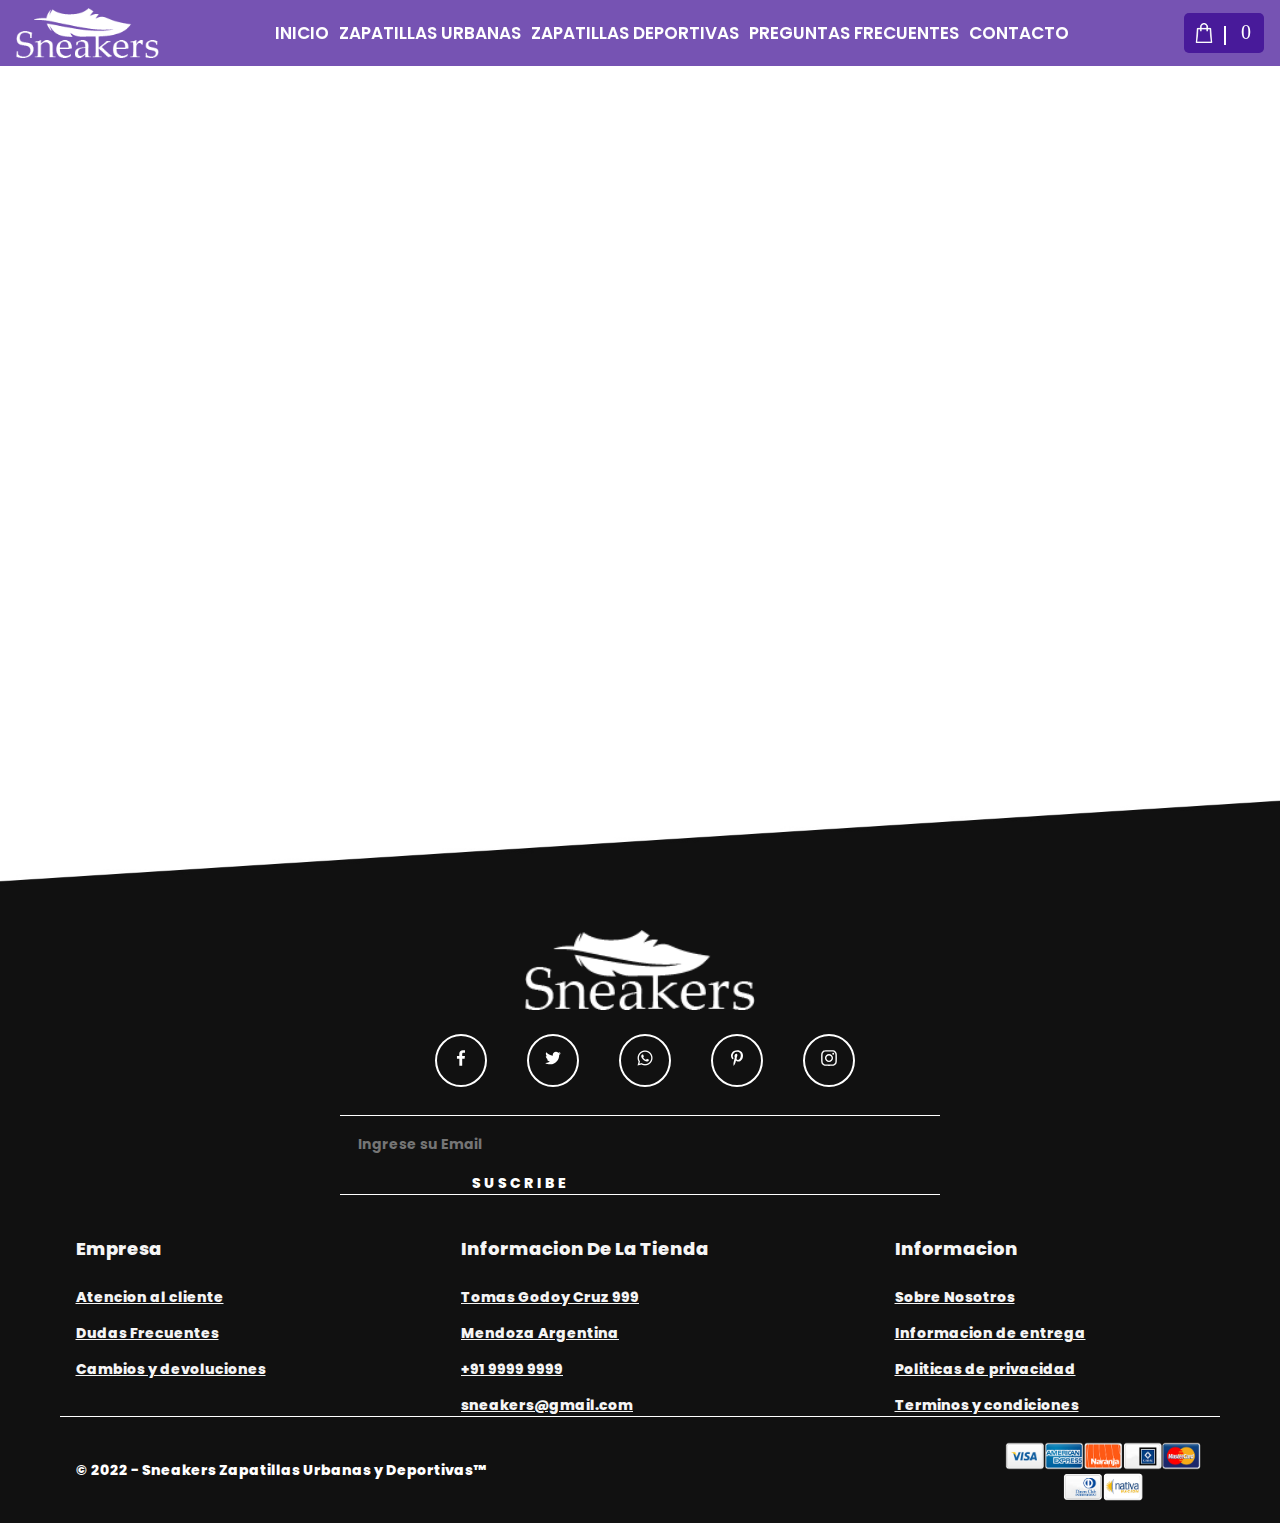
<file: paginas/contacto.html>
<!DOCTYPE html>
<html lang="en">
<head>
    <meta charset="UTF-8">
    <meta http-equiv="X-UA-Compatible" content="IE=edge">
    <meta name="viewport" content="width=device-width, initial-scale=1.0">
    <link rel="stylesheet" href="../css/styles.css">
    <link rel="icon" href="../media/iconos/running.png">
    <link href="https://api.mapbox.com/mapbox-gl-js/v2.6.1/mapbox-gl.css" rel="stylesheet">
    <script src="https://api.mapbox.com/mapbox-gl-js/v2.6.1/mapbox-gl.js"></script>
    <title>Sneakers</title>
</head>
<body>
    <header>
        <div class="logo"><img src="../media/logo.png" alt="logo"></div>
        <nav class="navegacion">
            <ul>
                <li><a href="../index.html">INICIO</a></li>
                <li class="urbanas"><a href="urbanas.html">ZAPATILLAS URBANAS</a> </li>
                <li class="deportivas"><a href="deportivas.html">ZAPATILLAS DEPORTIVAS</a></li>
                <li><a href="preguntas.html">PREGUNTAS FRECUENTES</a></li>
                <li><a href="contacto.html">CONTACTO</a></li>
            </ul>
        </nav>

        <div class="compras">
            <div class="carrito">
            <img id="carrito" src="../media/iconos/bolsa-de-la-compra.png" alt="tienda">
            </div>
            <div class="cantidad">
                <span class="productos">0</span>
            </div>
        </div>
    </header>
    <main>
        <section class="contacto__seccion">
            
        </section>
        <footer>
            <div class="pie">
                <div class="pie__img">
                    <img src="../media/logo.png" alt="Logo sneakers">
                </div>
            </div>
            <div class="redes__padre">
                <div class="redes">
                    <div class="redes__img redes__img1">
                        <a href="#"><img src="../media/iconos/facebook2.svg" alt="Logo facebook"></a>
                    </div>
                    <div class="redes__img">
                        <a href="#"><img src="../media/iconos/twitter2.svg" alt="Logo twitter"></a>
                    </div>
                    <div class="redes__img">
                        <a href="#"><img src="../media/iconos/whatsapp.png" alt="Logo whatsapp"></a>
                    </div>
                    <div class="redes__img">
                        <a href="#"><img src="../media/iconos/pinterest2.svg" alt="Logo pinterest"></a>
                    </div class="redes__img">
                    <div class="redes__img">
                        <a href="#"><img src="../media/iconos/instagram2.svg" alt="Logo instagram"></a>
                    </div>
                </div>
            </div>
              <div class="pie__email">
                <div class="correo">
                    <input type="email" placeholder="Ingrese su Email">
                    <a href="#">SUSCRIBE</a>
                </div>
              </div>  
    
            <div class="footer__info">
                    <div class="titulos">
                        <h3>Empresa</h3>
                        <div class="info__tienda info__empresa">
                            <ul>
                                <li><a href="contacto.html">Atencion al cliente</a></li>
                                <li><a href="contacto.html">Dudas Frecuentes</a></li>
                                <li><a href="contacto.html">Cambios y devoluciones</a></li>
                            </ul>
                        </div>
                    </div>
                    <div class="titulos">
                        <h3>Informacion De La Tienda</h3>
                        <div class="info__tienda">
                            <ul>
                                <li><a href="contacto.html">Tomas Godoy Cruz 999</a></li>
                                <li><a href="contacto.html">Mendoza Argentina</a></li>
                                <li><a href="contacto.html">+91 9999 9999</a></li>
                                <li><a href="contacto.html">sneakers@gmail.com</a></li>
                            </ul>
                        </div>
                    </div>
                    <div class="titulos"> 
                        <h3>Informacion</h3>
                     <div class="info__tienda">
                        <ul>
                            <li><a href="contacto.html">Sobre Nosotros</a></li>
                            <li><a href="contacto.html">Informacion de entrega</a></li>
                            <li><a href="contacto.html">Politicas de privacidad</a></li>
                            <li><a href="contacto.html">Terminos y condiciones</a></li>
                        </ul>
                    </div>
                </div>
            </div>
            <div class="padre__copy">
                <div class="copyright">
                    <p>© 2022 - Sneakers Zapatillas Urbanas y Deportivas™</p>
                <div class="copy__img">
                    <img src="../media/tarjetas.png" alt="Tarjetas recibidas">
                </div>
                </div>
            </div>
        </footer>  
</body>
</html>
</file>
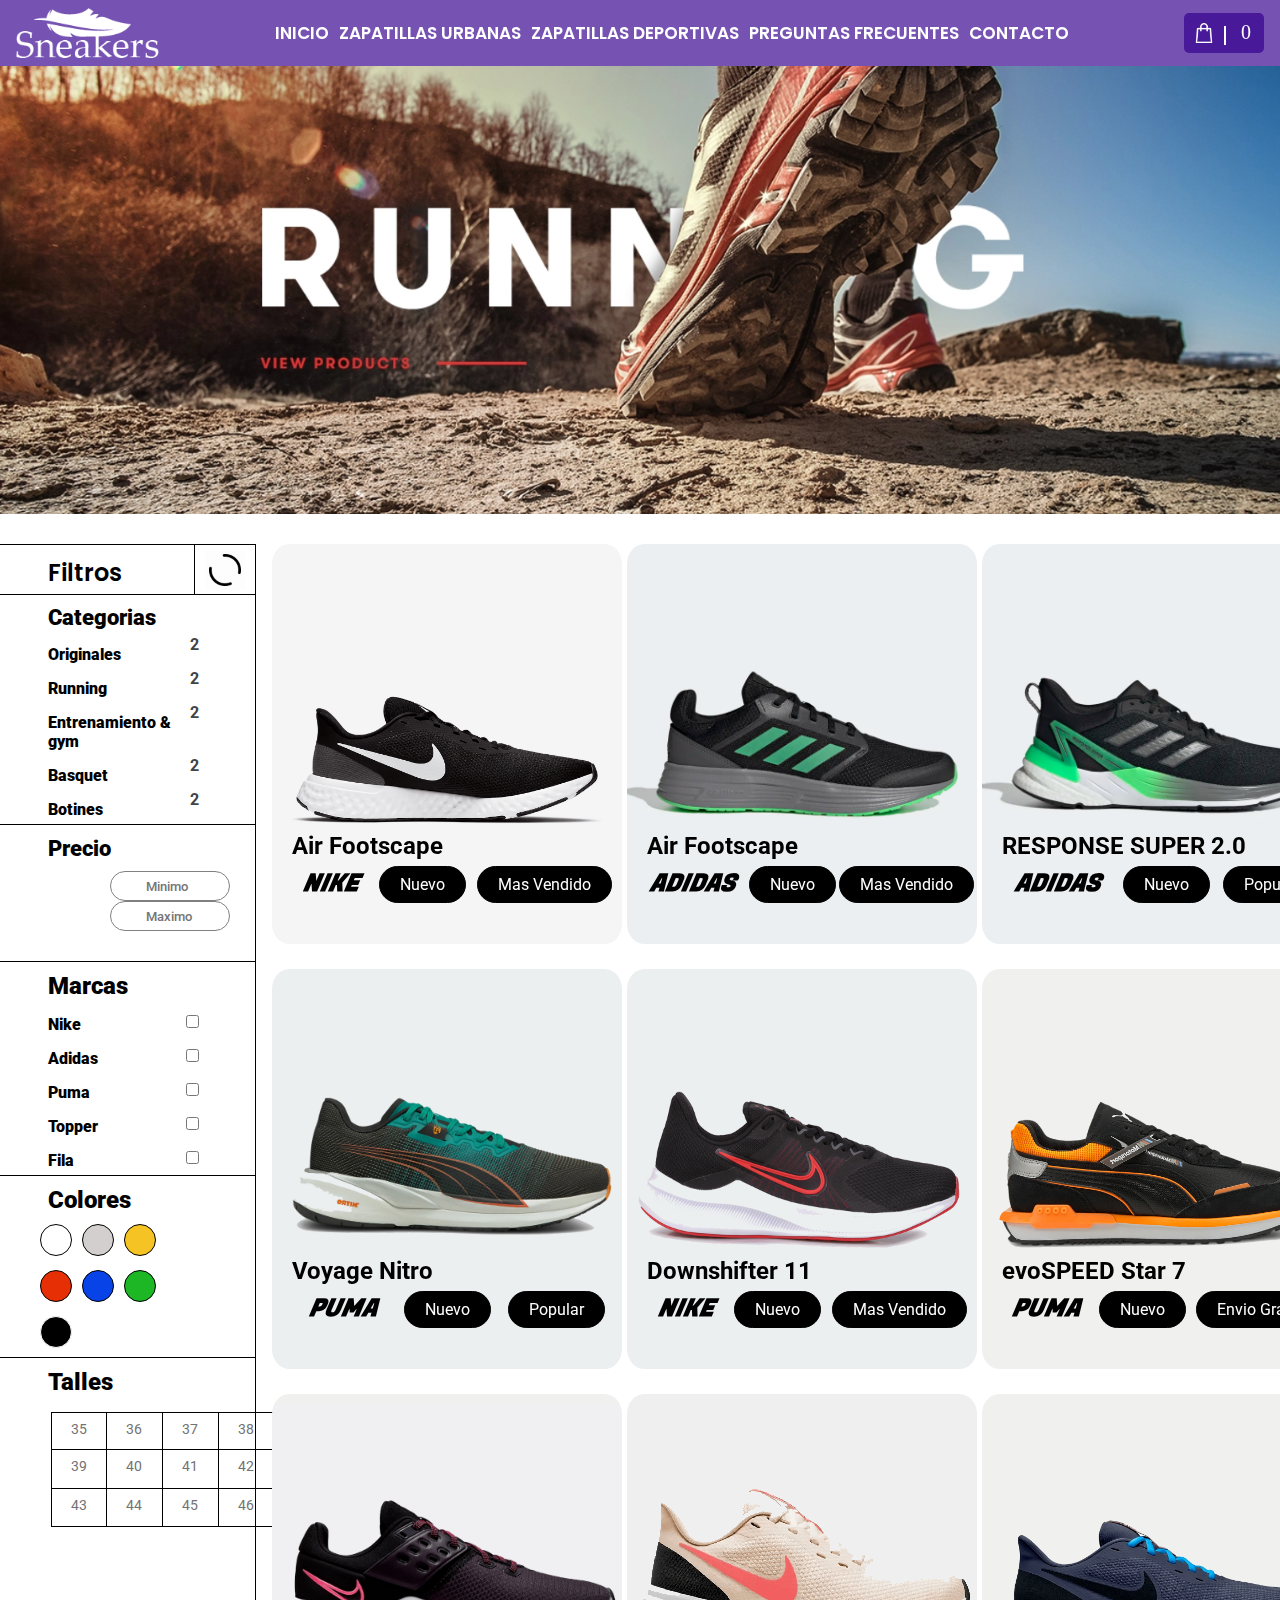
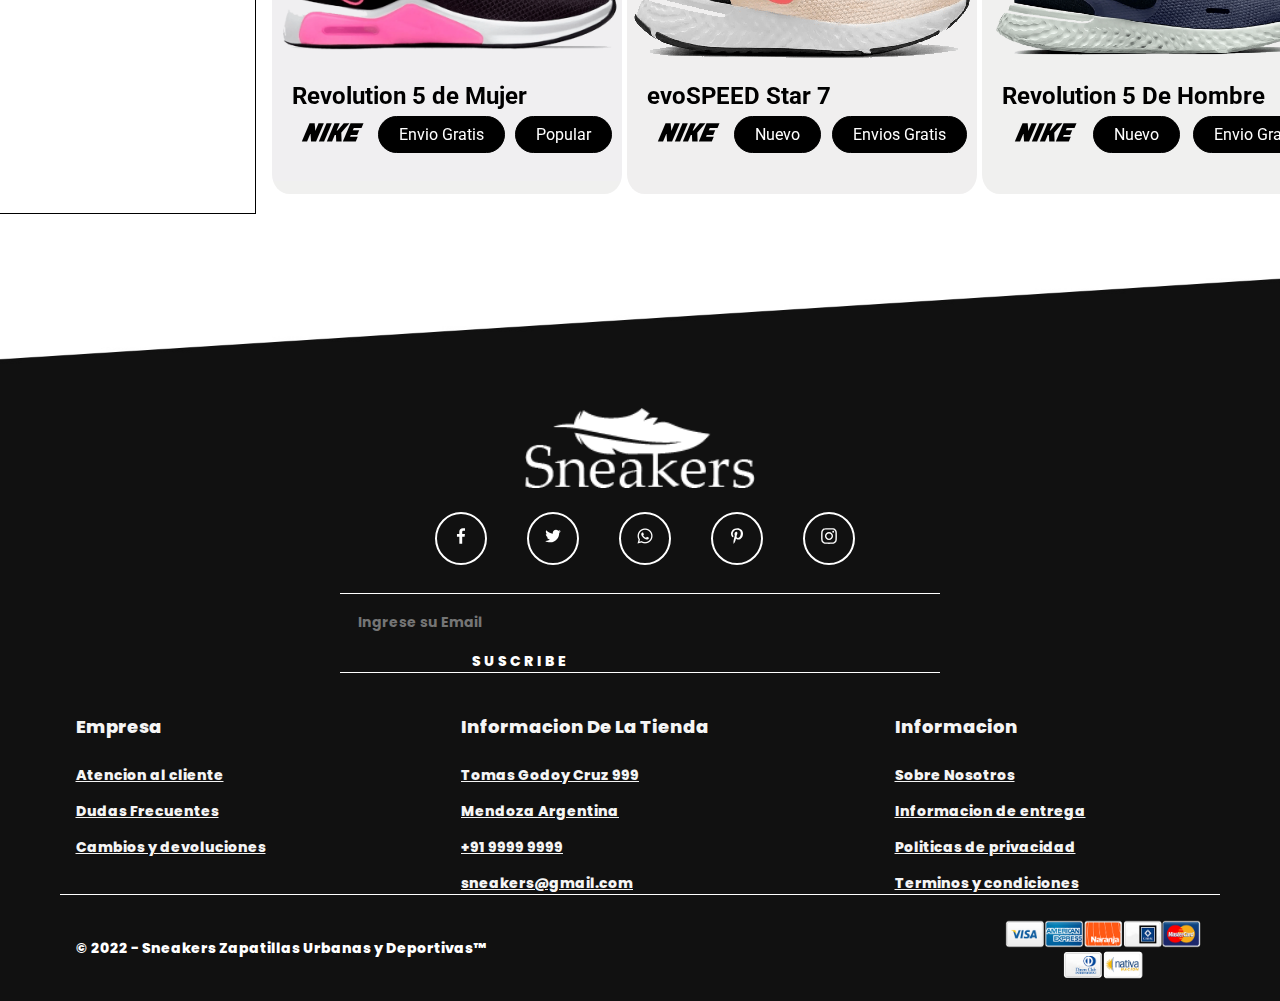
<file: paginas/deportivas.html>
<!DOCTYPE html>
<html lang="en">
<head>
    <meta charset="UTF-8">
    <meta http-equiv="X-UA-Compatible" content="IE=edge">
    <meta name="viewport" content="width=device-width, initial-scale=1.0">
    <link rel="stylesheet" href="../css/styles.css">
    <title>Sneakers</title>
</head>
<body>
    <header>
        <div class="logo"><img src="../media/logo.png" alt="logo"></div>
        <nav class="navegacion">
            <ul>
                <li><a href="../index.html">INICIO</a></li>
                <li class="urbanas"><a href="urbanas.html">ZAPATILLAS URBANAS</a> </li>
                <li class="deportivas"><a href="deportivas.html">ZAPATILLAS DEPORTIVAS</a></li>
                <li><a href="preguntas.html">PREGUNTAS FRECUENTES</a></li>
                <li><a href="contacto.html">CONTACTO</a></li>
            </ul>
        </nav>

        <div class="compras">
            <div class="carrito">
            <img id="carrito" src="../media/iconos/bolsa-de-la-compra.png" alt="tienda">
            </div>
            <div class="cantidad">
                <span class="productos">0</span>
            </div>
        </div>
    </header>
    <main>
        <section class="deportivas__seccion">
            <div class="contenedor__deportivas">
                <div class="contenedor__item">
                    <img src="../media/catalogo/rebook.png" alt="Producto en oferta">
                </div>
            </div>           
        </section>
        <section class="info__catalogos">
            <aside class="aside__contenedor">
                <div class="padre__items">
                    <div class="contenedor__filtros">
                        <div class="contenedor__filtro">
                            <div>
                                <h3>Filtros</h3>
                            </div>
                            <div class="img__refresh">
                                <img src="../media/catalogo/icon-refresh.gif"/>
                            </div>
                        </div>  
                    </div>
                    <div class="contenedor__categorias">
                        <h4>Categorias</h4>
                        <div class="categorias__listas">
                            <div class="categorias__lista2">
                                <div>
                                    <h5>Originales</h5>
                                </div>
                                <div>
                                    <p>2</p>
                                </div>
                            </div>
                            <div class="categorias__lista2">
                                <div>
                                    <h5>Running</h5>
                                </div>
                                <div>
                                    <p>2</p>
                                </div>
                            </div>
                            <div class="categorias__lista2">
                                <div>
                                    <h5>Entrenamiento & gym</h5>
                                </div>
                                <div>
                                    <p>2</p>
                                </div>
                            </div>
                            <div class="categorias__lista2">
                                <div>
                                    <h5>Basquet</h5>
                                </div>
                                <div>
                                    <p>2</p>
                                </div>
                            </div>
                            <div class="categorias__lista2">
                                <div>
                                    <h5>Botines</h5>
                                </div>
                                <div>
                                    <p>2</p>
                                </div>
                            </div>
                        </div>
                    </div>
                    <div class="contenedor__precios">
                        <h4>Precio</h4>
                        <div>
                            <input type="number" placeholder="Minimo">
                            <input type="number" placeholder="Maximo">
                        </div>
                    </div>
                    <div class="contenedor__marcas">
                        <h4>Marcas</h4>
                        <div class="categorias__listas">
                            <div class="categorias__lista2">
                                <div>
                                    <h5>Nike</h5>
                                </div>
                                <div>
                                    <input type="checkbox">
                                </div>
                            </div>
                            <div class="categorias__lista2">
                                <div>
                                    <h5>Adidas</h5>
                                </div>
                                <div>
                                    <input type="checkbox">
                                </div>
                            </div>
                            <div class="categorias__lista2">
                                <div>
                                    <h5>Puma</h5>
                                </div>
                                <div>
                                    <input type="checkbox">
                                </div>
                            </div>
                            <div class="categorias__lista2">
                                <div>
                                    <h5>Topper</h5>
                                </div>
                                <div>
                                    <input type="checkbox">
                                </div>
                            </div>
                            <div class="categorias__lista2">
                                <div>
                                    <h5>Fila</h5>
                                </div>
                                <div>
                                    <input type="checkbox">
                                </div>
                            </div>
                        </div>
                    </div>
                    <div class="colores__zapatillas">
                        <h4>Colores</h4>
                        <div>
                            <span></span><span></span><span></span><span></span><span></span><span></span><span>
                        </div>
                        
                    </div>
                    <div class="contenedor__talles">
                        <h4>Talles</h4>
                        <div class="contenedor__items">
                            <div class="talle__item"><span>35</span></div>
                            <div class="talle__item"><span>36</span></div>
                            <div class="talle__item"><span>37</span></div>
                            <div class="talle__item"><span>38</span></div>
                            <div class="talle__item"><span>39</span></div>
                            <div class="talle__item"><span>40</span></div>
                            <div class="talle__item"><span>41</span></div>
                            <div class="talle__item"><span>42</span></div>
                            <div class="talle__item"><span>43</span></div>
                            <div class="talle__item"><span>44</span></div>
                            <div class="talle__item"><span>45</span></div>
                            <div class="talle__item"><span>46</span></div>
                        </div>
                    </div>
                </div> 
            </aside>
          <section class="seccion__catalogo">
            <div class="catalogo__item">
                <div class="card">
                    <div class="card__front">
                        <div class="card__presentacion">
                            <h2>Air Footscape</h2>
                            <div class="contenedor__inicial">
                            <div><h3>NIKE</h3></div>
                            <div class="item__importante">Nuevo</div>
                            <div class="item__importante">Mas Vendido</div>
                            </div>
                        </div>
                    </div>
                    <div class="card__back">
                        <div class="card__presentacion2">
                            <h2>Air Footscape</h2>
                            <h3>NIKE</h3>
                            <div class="item__importante"><p>$16700</p></div>
                        </div>
                        <img src="../media/catalogo/catalogo_deportivas/shoes1.png" alt="">
                        <div class="contenido_catalogo">
                            <div>
                                <button class="cta2">
                                    <span>Comprar</span>
                                    <svg width="15px" height="10px" viewBox="0 0 13 10">
                                      <path d="M1,5 L11,5"></path>
                                      <polyline points="8 1 12 5 8 9"></polyline>
                                    </svg>
                                  </button>
                            </div>
                            <div class="corazon2"><img src="../media/catalogo/icons8-heart-48.png" alt="">
                            </div>
                        </div>
                    </div>
                </div>
            </div>
            <div class="catalogo__item">
                <div class="card">
                    <div class="card__front card__front2">
                        <div class="card__presentacion">
                            <h2>Air Footscape</h2>
                            <div class="contenedor__inicial">
                            <div><h3>ADIDAS</h3></div>
                            <div class="item__importante">Nuevo</div>
                            <div class="item__importante">Mas Vendido</div>
                            </div>
                        </div>
                    </div>
                    <div class="card__back">
                        <div class="card__presentacion2">
                            <h2>Air Footscape</h2>
                            <h3>ADIDAS</h3>
                            <div class="item__importante"><p>$13200</p></div>
                        </div>
                        <img src="../media/catalogo/catalogo_deportivas/zapatilla1.webp" alt="">
                        <div class="contenido_catalogo">
                            <div>
                                <button class="cta2">
                                    <span>Comprar</span>
                                    <svg width="15px" height="10px" viewBox="0 0 13 10">
                                      <path d="M1,5 L11,5"></path>
                                      <polyline points="8 1 12 5 8 9"></polyline>
                                    </svg>
                                  </button>
                            </div>
                            <div class="corazon2"><img src="../media/catalogo/icons8-heart-48.png" alt="">
                            </div>
                        </div>
                    </div>
                </div>
            </div>
            <div class="catalogo__item">
                <div class="card">
                    <div class="card__front card__front3">
                        <div class="card__presentacion">
                            <h2> RESPONSE SUPER 2.0</h2>
                            <div class="contenedor__inicial">
                            <div><h3>ADIDAS</h3></div>
                            <div class="item__importante">Nuevo</div>
                            <div class="item__importante">Popular</div>
                            </div>
                        </div>
                    </div>
                    <div class="card__back">
                        <div class="card__presentacion2">
                            <h2> RESPONSE SUPER 2.0</h2>
                            <h3>ADIDAS</h3>
                            <div class="item__importante"><p>$15500</p></div>
                        </div>
                        <img src="../media/catalogo/catalogo_deportivas/shoes2.webp" alt="">
                        <div class="contenido_catalogo">
                            <div>
                                <button class="cta2">
                                    <span>Comprar</span>
                                    <svg width="15px" height="10px" viewBox="0 0 13 10">
                                      <path d="M1,5 L11,5"></path>
                                      <polyline points="8 1 12 5 8 9"></polyline>
                                    </svg>
                                  </button>
                            </div>
                            <div class="corazon2"><img src="../media/catalogo/icons8-heart-48.png" alt="">
                            </div>
                        </div>
                    </div>
                </div>
            </div>
            <div class="catalogo__item">
                <div class="card">
                    <div class="card__front card__front4">
                        <div class="card__presentacion">
                            <h2>ZX 1K BOOST PRIDE</h2>
                            <div class="contenedor__inicial">
                            <div><h3>ADIDAS</h3></div>
                            <div class="item__importante">Nuevo</div>
                            <div class="item__importante">Popular</div>
                            </div>
                        </div>
                    </div>
                    <div class="card__back">
                        <div class="card__presentacion2">
                            <h2>ZX 1K BOOST PRIDE</h2>
                            <h3>ADIDAS</h3>
                            <div class="item__importante"><p>$17500</p></div>
                        </div>
                        <img src="../media/catalogo/catalogo_deportivas/shoes3.webp" alt="">
                        <div class="contenido_catalogo">
                            <div>
                                <button class="cta2">
                                    <span>Comprar</span>
                                    <svg width="15px" height="10px" viewBox="0 0 13 10">
                                      <path d="M1,5 L11,5"></path>
                                      <polyline points="8 1 12 5 8 9"></polyline>
                                    </svg>
                                  </button>
                            </div>
                            <div class="corazon2"><img src="../media/catalogo/icons8-heart-48.png" alt="">
                            </div>
                        </div>
                    </div>
                </div>
            </div>
            <div class="catalogo__item">
                <div class="card">
                    <div class="card__front card__front5">
                        <div class="card__presentacion">
                            <h2>Voyage Nitro</h2>
                            <div class="contenedor__inicial">
                            <div><h3>PUMA</h3></div>
                            <div class="item__importante">Nuevo</div>
                            <div class="item__importante">Popular</div>
                            </div>
                        </div>
                    </div>
                    <div class="card__back">
                        <div class="card__presentacion2">
                            <h2>Voyage Nitro</h2>
                            <h3>PUMA</h3>
                            <div class="item__importante"><p>$12100</p></div>
                        </div>
                        <img src="../media/catalogo/catalogo_deportivas/shoes4.png" alt="">
                        <div class="contenido_catalogo">
                            <div>
                                <button class="cta2">
                                    <span>Comprar</span>
                                    <svg width="15px" height="10px" viewBox="0 0 13 10">
                                      <path d="M1,5 L11,5"></path>
                                      <polyline points="8 1 12 5 8 9"></polyline>
                                    </svg>
                                  </button>
                            </div>
                            <div class="corazon2"><img src="../media/catalogo/icons8-heart-48.png" alt="">
                            </div>
                        </div>
                    </div>
                </div>
            </div>
            <div class="catalogo__item">
                <div class="card">
                    <div class="card__front card__front6">
                        <div class="card__presentacion">
                            <h2>Downshifter 11</h2>
                            <div class="contenedor__inicial">
                            <div><h3>NIKE</h3></div>
                            <div class="item__importante">Nuevo</div>
                            <div class="item__importante">Mas Vendido</div>
                            </div>
                        </div>
                    </div>
                    <div class="card__back">
                        <div class="card__presentacion2">
                            <h2>Downshifter 11</h2>
                            <h3>NIKE</h3>
                            <div class="item__importante"><p>$12100</p></div>
                        </div>
                        <img src="../media/catalogo/catalogo_deportivas/shoes7.png" alt="">
                        <div class="contenido_catalogo">
                            <div>
                                <button class="cta2">
                                    <span>Comprar</span>
                                    <svg width="15px" height="10px" viewBox="0 0 13 10">
                                      <path d="M1,5 L11,5"></path>
                                      <polyline points="8 1 12 5 8 9"></polyline>
                                    </svg>
                                  </button>
                            </div>
                            <div class="corazon2"><img src="../media/catalogo/icons8-heart-48.png" alt="">
                            </div>
                        </div>
                    </div>
                </div>
            </div>
            <div class="catalogo__item">
                <div class="card">
                    <div class="card__front card__front7">
                        <div class="card__presentacion">
                            <h2>evoSPEED Star 7</h2>
                            <div class="contenedor__inicial">
                            <div><h3>PUMA</h3></div>
                            <div class="item__importante">Nuevo</div>
                            <div class="item__importante">Envio Gratis</div>
                            </div>
                        </div>
                    </div>
                    <div class="card__back">
                        <div class="card__presentacion2">
                            <h2>evoSPEED Star 7</h2>
                            <h3>PUMA</h3>
                            <div class="item__importante"><p>$17100</p></div>
                        </div>
                        <img src="../media/catalogo/catalogo_deportivas/shoes14.png" alt="">
                        <div class="contenido_catalogo">
                            <div>
                                <button class="cta2">
                                    <span>Comprar</span>
                                    <svg width="15px" height="10px" viewBox="0 0 13 10">
                                      <path d="M1,5 L11,5"></path>
                                      <polyline points="8 1 12 5 8 9"></polyline>
                                    </svg>
                                  </button>
                            </div>
                            <div class="corazon2"><img src="../media/catalogo/icons8-heart-48.png" alt="">
                            </div>
                        </div>
                    </div>
                </div>
            </div>
            <div class="catalogo__item">
                <div class="card">
                    <div class="card__front card__front8">
                        <div class="card__presentacion">
                            <h2>Eternity Nitro WTR</h2>
                            <div class="contenedor__inicial">
                            <div><h3>PUMA</h3></div>
                            <div class="item__importante">Nuevo</div>
                            <div class="item__importante">Popular</div>
                            </div>
                        </div>
                    </div>
                    <div class="card__back">
                        <div class="card__presentacion2">
                            <h2>Eternity Nitro WTR</h2>
                            <h3>PUMA</h3>
                            <div class="item__importante"><p>$17100</p></div>
                        </div>
                        <img src="../media/catalogo/catalogo_deportivas/shoes5.jpg" alt="">
                        <div class="contenido_catalogo">
                            <div>
                                <button class="cta2">
                                    <span>Comprar</span>
                                    <svg width="15px" height="10px" viewBox="0 0 13 10">
                                      <path d="M1,5 L11,5"></path>
                                      <polyline points="8 1 12 5 8 9"></polyline>
                                    </svg>
                                  </button>
                            </div>
                            <div class="corazon2"><img src="../media/catalogo/icons8-heart-48.png" alt="">
                            </div>
                        </div>
                    </div>
                </div>
            </div>
            <div class="card">
                <div class="card__front card__front9">
                    <div class="card__presentacion">
                        <h2>Revolution 5 de Mujer</h2>
                        <div class="contenedor__inicial">
                        <div><h3>NIKE</h3></div>
                        <div class="item__importante">Envio Gratis</div>
                        <div class="item__importante">Popular</div>
                        </div>
                    </div>
                </div>
                <div class="card__back card__back9">
                    <div class="card__presentacion2">
                        <h2>Revolution 5 de Mujer</h2>
                        <h3>NIKE</h3>
                        <div class="item__importante"><p>$17100</p></div>
                    </div>
                    <img src="../media/catalogo/catalogo_deportivas/shoes9.png" alt="">
                    <div class="contenido_catalogo">
                        <div>
                            <button class="cta2">
                                <span>Comprar</span>
                                <svg width="15px" height="10px" viewBox="0 0 13 10">
                                  <path d="M1,5 L11,5"></path>
                                  <polyline points="8 1 12 5 8 9"></polyline>
                                </svg>
                              </button>
                        </div>
                        <div class="corazon2"><img src="../media/catalogo/icons8-heart-48.png" alt="">
                        </div>
                    </div>
                </div>
            </div>
            </div>
            <div class="catalogo__item">
            <div class="card">
                <div class="card__front card__front10">
                    <div class="card__presentacion">
                        <h2>evoSPEED Star 7</h2>
                        <div class="contenedor__inicial">
                        <div><h3>NIKE</h3></div>
                        <div class="item__importante">Nuevo</div>
                        <div class="item__importante">Envios Gratis</div>
                        </div>
                    </div>
                </div>
                <div class="card__back">
                    <div class="card__presentacion2">
                        <h2>evoSPEED Star 7</h2>
                        <h3>NIKE</h3>
                        <div class="item__importante"><p>$12000</p></div>
                    </div>
                    <img src="../media/catalogo/catalogo_deportivas/shoes13.png" alt="">
                    <div class="contenido_catalogo">
                        <div>
                            <button class="cta2">
                                <span>Comprar</span>
                                <svg width="15px" height="10px" viewBox="0 0 13 10">
                                  <path d="M1,5 L11,5"></path>
                                  <polyline points="8 1 12 5 8 9"></polyline>
                                </svg>
                              </button>
                        </div>
                        <div class="corazon2"><img src="../media/catalogo/icons8-heart-48.png" alt="">
                        </div>
                    </div>
                </div>
            </div>
            </div>
            <div class="catalogo__item">
            <div class="card">
                <div class="card__front card__front11">
                    <div class="card__presentacion">
                        <h2>Revolution 5 De Hombre</h2>
                        <div class="contenedor__inicial">
                        <div><h3>NIKE</h3></div>
                        <div class="item__importante">Nuevo</div>
                        <div class="item__importante">Envio Gratis</div>
                        </div>
                    </div>
                </div>
                <div class="card__back">
                    <div class="card__presentacion2">
                        <h2>Revolution 5 De Hombre</h2>
                        <h3>NIKE</h3>
                        <div class="item__importante"><p>$18100</p></div>
                    </div>
                    <img src="../media/catalogo/catalogo_deportivas/shoes12.png" alt="">
                    <div class="contenido_catalogo">
                        <div>
                            <button class="cta2">
                                <span>Comprar</span>
                                <svg width="15px" height="10px" viewBox="0 0 13 10">
                                  <path d="M1,5 L11,5"></path>
                                  <polyline points="8 1 12 5 8 9"></polyline>
                                </svg>
                              </button>
                        </div>
                        <div class="corazon2"><img src="../media/catalogo/icons8-heart-48.png" alt="">
                        </div>
                    </div>
                </div>
            </div>
            </div>
            <div class="catalogo__item">
            <div class="card">
                <div class="card__front card__front12">
                    <div class="card__presentacion">
                        <h2>Downshifter 11</h2>
                        <div class="contenedor__inicial">
                        <div><h3>NIKE</h3></div>
                        <div class="item__importante">Nuevo</div>
                        <div class="item__importante">Envio Gratis</div>
                        </div>
                    </div>
                </div>
                <div class="card__back">
                    <div class="card__presentacion2">
                        <h2>Downshifter 11</h2>
                        <h3>NIKE</h3>
                        <div class="item__importante"><p>$18100</p></div>
                    </div>
                    <img src="../media/catalogo/catalogo_deportivas/shoes15.png" alt="">
                    <div class="contenido_catalogo">
                        <div>
                            <button class="cta2">
                                <span>Comprar</span>
                                <svg width="15px" height="10px" viewBox="0 0 13 10">
                                  <path d="M1,5 L11,5"></path>
                                  <polyline points="8 1 12 5 8 9"></polyline>
                                </svg>
                              </button>
                        </div>
                        <div class="corazon2"><img src="../media/catalogo/icons8-heart-48.png" alt="">
                        </div>
                    </div>
                </div>
            </div>
            </div>
            </section>
        </section>
    </main>
        
    <footer>
        <div class="pie">
            <div class="pie__img">
                <img src="../media/logo.png" alt="Logo sneakers">
            </div>
        </div>
        <div class="redes__padre">
            <div class="redes">
                <div class="redes__img redes__img1">
                    <a href="#"><img src="../media/iconos/facebook2.svg" alt="Logo facebook"></a>
                </div>
                <div class="redes__img">
                    <a href="#"><img src="../media/iconos/twitter2.svg" alt="Logo twitter"></a>
                </div>
                <div class="redes__img">
                    <a href="#"><img src="../media/iconos/whatsapp.png" alt="Logo whatsapp"></a>
                </div>
                <div class="redes__img">
                    <a href="#"><img src="../media/iconos/pinterest2.svg" alt="Logo pinterest"></a>
                </div class="redes__img">
                <div class="redes__img">
                    <a href="#"><img src="../media/iconos/instagram2.svg" alt="Logo instagram"></a>
                </div>
            </div>
        </div>
          <div class="pie__email">
            <div class="correo">
                <input type="email" placeholder="Ingrese su Email">
                <a href="#">SUSCRIBE</a>
            </div>
          </div>  

        <div class="footer__info">
                <div class="titulos">
                    <h3>Empresa</h3>
                    <div class="info__tienda info__empresa">
                        <ul>
                            <li><a href="contacto.html">Atencion al cliente</a></li>
                            <li><a href="contacto.html">Dudas Frecuentes</a></li>
                            <li><a href="contacto.html">Cambios y devoluciones</a></li>
                        </ul>
                    </div>
                </div>
                <div class="titulos">
                    <h3>Informacion De La Tienda</h3>
                    <div class="info__tienda">
                        <ul>
                            <li><a href="contacto.html">Tomas Godoy Cruz 999</a></li>
                            <li><a href="contacto.html">Mendoza Argentina</a></li>
                            <li><a href="contacto.html">+91 9999 9999</a></li>
                            <li><a href="contacto.html">sneakers@gmail.com</a></li>
                        </ul>
                    </div>
                </div>
                <div class="titulos"> 
                    <h3>Informacion</h3>
                 <div class="info__tienda">
                    <ul>
                        <li><a href="contacto.html">Sobre Nosotros</a></li>
                        <li><a href="contacto.html">Informacion de entrega</a></li>
                        <li><a href="contacto.html">Politicas de privacidad</a></li>
                        <li><a href="contacto.html">Terminos y condiciones</a></li>
                    </ul>
                </div>
            </div>
        </div>
        <div class="padre__copy">
            <div class="copyright">
                <p>© 2022 - Sneakers Zapatillas Urbanas y Deportivas™</p>
            <div class="copy__img">
                <img src="../media/tarjetas.png" alt="Tarjetas recibidas">
            </div>
            </div>
        </div>
    </footer>   
</body>
</html>
</file>
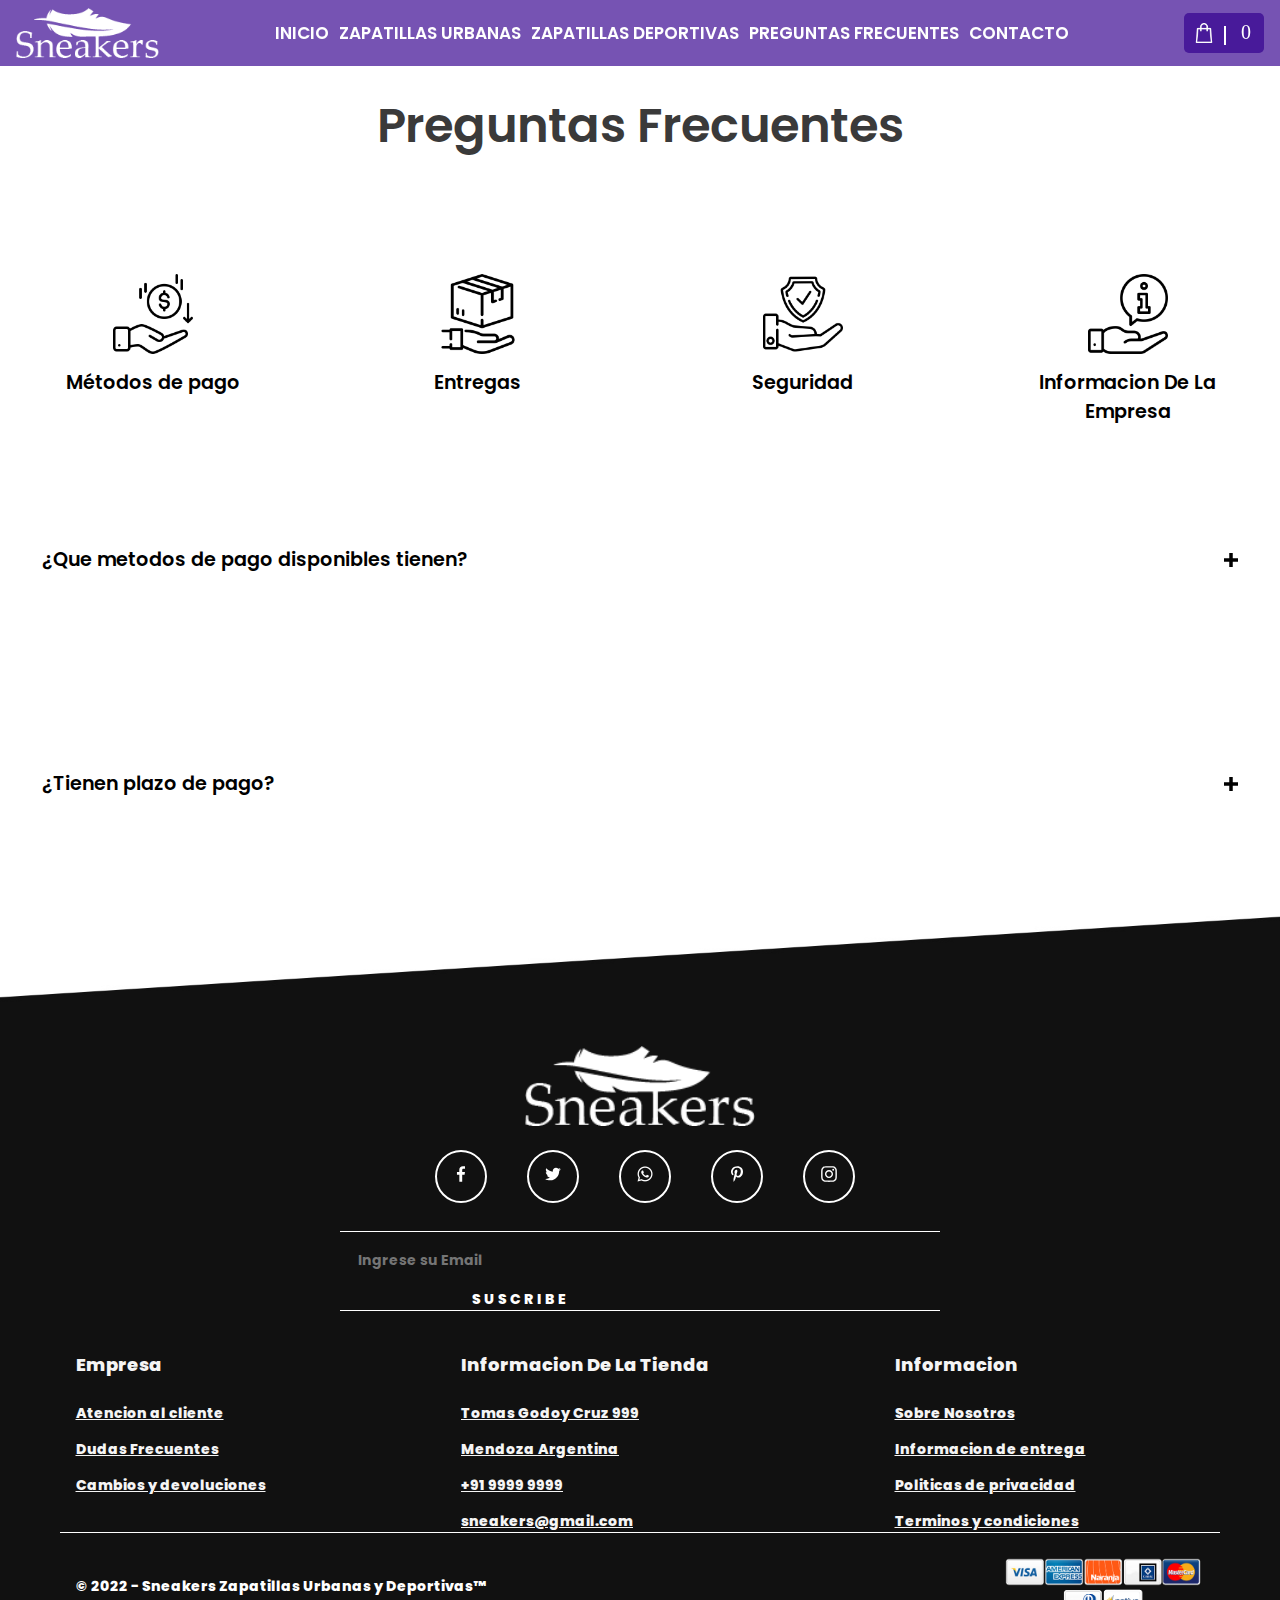
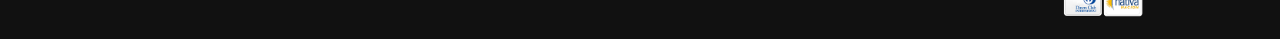
<file: paginas/preguntas.html>
<!DOCTYPE html>
<html lang="en">
<head>
   <meta charset="UTF-8">
	<meta name="viewport" content="width=device-width, initial-scale=1.0">
	<link rel="preconnect" href="https://fonts.gstatic.com">
	<link href="https://fonts.googleapis.com/css2?family=Roboto:wght@400;700&display=swap" rel="stylesheet"> 
    <link rel="stylesheet" href="../css/styles.css">
    <title>Preguntas Frecuentes</title>
</head>
<body>
    <header>
        <div class="logo"><img src="../media/logo.png" alt="logo"></div>
        <nav class="navegacion">
            <ul>
                <li><a href="../index.html">INICIO</a></li>
                <li class="urbanas"><a href="urbanas.html">ZAPATILLAS URBANAS</a> </li>
                <li class="deportivas"><a href="deportivas.html">ZAPATILLAS DEPORTIVAS</a></li>
                <li><a href="preguntas.html">PREGUNTAS FRECUENTES</a></li>
                <li><a href="contacto.html">CONTACTO</a></li>
            </ul>
        </nav>

        <div class="compras">
            <div class="carrito">
            <img id="carrito" src="../media/iconos/bolsa-de-la-compra.png" alt="tienda">
            </div>
            <div class="cantidad">
                <span class="productos">0</span>
            </div>
        </div>
    </header>
    <main>
        <section class="preguntas__p">
            <h1 class="preguntas__titulo">Preguntas Frecuentes</h1>
		<div class="categorias" id="categorias">
			<div class="categoria activa" data-categoria="metodos-pago">
                <img src="../media/preguntas_img/devolucion-de-dinero.png" alt="Metodos de Pago">
				<p>Métodos de pago</p>
			</div>
			<div class="categoria" data-categoria="entregas">
                <img src="../media/preguntas_img/envio.png" alt="Entregas">
				<p>Entregas</p>
			</div>
			<div class="categoria" data-categoria="seguridad">
                <img src="../media/preguntas_img/proteger.png" alt="Seguridad">
                <p>Seguridad</p>
			</div>
			<div class="categoria" data-categoria="cuenta">
                <img src="../media/preguntas_img/informacion.png" alt="Informacion">
                <p>Informacion De La Empresa</p>
			</div>
		</div>

		<div class="preguntas">

			<!-- Preguntas Metodos de pago -->
			<div class="contenedor-preguntas activo" id="pagos" data-categoria="metodos-pago">
				<div class="contenedor-pregunta">
					<p class="pregunta">¿Que metodos de pago disponibles tienen? <img src="../media/preguntas_img/suma.svg" alt="Abrir Respuesta" /></p>
					<p class="respuesta">Podrás pagar con tu tarjeta bancaria Visa, MasterCard y American Express.
                        Si pagas directamente con Visa, MasterCard o AMEX podrás pagar hasta 3 cuotas sin asumir el interés bancario. <br>
                    Tambien podrás acudir a los servicios Rapipago y Pago Fácil más cercanos para poder realizar el pago de tu orden. <br>
                     </p>
				</div>
				<div class="contenedor-pregunta">
					<p class="pregunta">¿Tienen plazo de pago? <img src="../media/preguntas_img/suma.svg" alt="Abrir Respuesta" /></p>
					<p class="respuesta">Si acreditas el pago mediante Rapipago o Pago Facil recuerda que tu línea de pago cuenta con una vigencia de hasta 5 días. 
                        Para evitar complicaciones, te sugerimos hacer tu pago lo antes posible y no esperar a la fecha de vencimiento.</p>
				</div>
			</div>

			<!-- Preguntas Entregas -->
			<div class="contenedor-preguntas" id="entregas" data-categoria="entregas">
				<div class="contenedor-pregunta">
					<p class="pregunta">¿Cuanto tarda en llegar mi pedido? <img src="../media/preguntas_img/suma.svg" alt="Abrir Respuesta" /></p>
					<p class="respuesta">Una vez que nuestro almacén termine la preparación de tu pedido recibirás un   correo electrónico de confirmación con tu guía de seguimiento.
                        Sneakers realizará la entrega en la dirección registrada en la orden de 4(cuatro) a 7 (siete) en Ciudad Autónoma de Buenos Aires y hasta 10 días hábiles en resto del país. <br>

                        Recordá que pódes realizar el seguimiento de tu pedido en: <br>
                        
                        Seguimiento de Pedidos: Con tu número de pedido / orden podés seguir tu pedido ingesando aquí. <br>
                        Socio logístico: Ingresa al sitio de nuestro socio logístico OCA y Correo Argentino con la guía de despacho asignada. <br>
                        Si detectas cualquier anormalidad o retraso de entrega deberás comunicarte con nuestro Centro de Atención a Cliente para que podamos apoyarte.</p>
				</div>
				<div class="contenedor-pregunta">
					<p class="pregunta">Normas y restricciones de envio<img src="../media/preguntas_img/suma.svg" alt="Abrir Respuesta" /></p>
					<p class="respuesta">
                        Sneakers realizará la entrega en la dirección registrada en la orden de compra dentro del territorio argentino. <br>
                        Las entregas se realizarán en días hábiles, excepto los días festivos
                        Todas las entregas irán acompañadas con un acuse de recibo que tiene que ser firmado por el receptor junto con el número de DNI.
                    </p>
				</div>
                <div class="contenedor-pregunta">
					<p class="pregunta">Cambios y devoluciones<img src="../media/preguntas_img/suma.svg" alt="Abrir Respuesta" /></p>
					<p class="respuesta">Para realizar el cambio contás con 30 días corridos a partir de la recepción de tu pedido; esta gestión podés solicitarla poniendote en contacto con el vendedor a traves del numero +54 9 2604-565623
                     </p>
				</div>
			</div>

			<!-- Preguntas Seguridad -->
			<div class="contenedor-preguntas" id="seguridad" data-categoria="seguridad">
				<div class="contenedor-pregunta">
					<p class="pregunta">¿Es seguro comprar en Sneakers?<img src="../media/preguntas_img/suma.svg" alt="Abrir Respuesta" /></p>
					<p class="respuesta">Contamos con la tecnología SSL (Secure Sockets Layer) que asegura tanto la autenticidad de nuestro sitio como el cifrado de toda la información que nos entregás. Cada vez que comprás en Sneakers y completás información de carácter personal, sin importar dónde te encuentres, tu navegador se conecta a nuestro sitio a través del protocolo SSL que acredita que estás realmente en Sneakers y en nuestros servidores (lo cual notarás con la aparición del código HTTPS en la barra de direcciones de tu navegador). De esta forma se establece un método de cifrado de tu información y una clave de sesión única. Esta tecnología permite que información personal, como nombre, dirección y datos de tarjeta de crédito sean codificadas antes de tu transferencia para que no pueda ser leída cuando viaja a través de Internet. Todos los certificados SSL se crean para un servidor particular, en un dominio específico y para una entidad comercial comprobada. Sneakers cuenta con un servidor certificado por Comodo.
                    </p>
				</div>
				<div class="contenedor-pregunta">
					<p class="pregunta">Terminos y condiciones<img src="../media/preguntas_img/suma.svg" alt="Abrir Respuesta" /></p>
					<p class="respuesta">Gracias por visitar la página de términos y condiciones (los “Términos y Condiciones”) de los sitios web Sneakers Argentina S.A. (“Sneakers Argentina”). El acceso y uso de cualquiera de nuestros sitios web, www.Sneakers.com.ar, www.reebok.com.ar, y de  cualquier otro sitio web adicional de Sneakers Argentina (los “Sitios web de Sneakers Argentina”) está sujeto a los siguientes Términos y Condiciones y a las leyes y demás normativa aplicable. Al acceder y navegar en los Sitios web de Sneakers Argentina, usted acepta estos Términos y Condiciones sin limitación o condición alguna, incluyendo los términos y condiciones adicionales y las modificaciones que Sneakers Argentina publique periódicamente. Ciertos servicios y otras ofertas disponibles en los Sitios web de Sneakers Argentina pueden tener términos y condiciones adicionales aplicables, los cuales pueden leerse en las páginas que contengan dichos servicios u ofertas o por medio de un vínculo en dichas páginas u otras direcciones referenciadas hacia dichos términos y condiciones adicionales. Sneakers Argentina podrá realizar cambios en estos Términos y Condiciones cuando sea pertinente por lo que le recomendamos revisarlos periódicamente antes de usar los Sitios web de Sneakers Argentina.</p>
				</div>
			</div>

			<!-- Preguntas Cuenta -->
			<div class="contenedor-preguntas" id="empresa" data-categoria="cuenta">
				<div class="contenedor-pregunta">
					<p class="pregunta">Sobre Sneakers<img src="../media/preguntas_img/suma.svg" alt="Abrir Respuesta" /></p>
					<p class="respuesta">Sneakers Argentina S.A

                        Cuyo 3532/3512 - Edificio III -Tomas Godoy Cruz 999, Buenos Aires, Argentina (CP 1640) <br>
                        
                        CUIT: 30-68514022-1</p>
				</div>
				<div class="contenedor-pregunta">
					<p class="pregunta">Politicas de Privacidad<img src="../media/preguntas_img/suma.svg" alt="Abrir Respuesta" /></p>
					<p class="respuesta">Esta Política de Privacidad tiene por objeto proporcionarle una visión clara de cómo usamos los datos personales que el titular de datos personales (en adelante “Usted”) nos proporciona, nuestros esfuerzos por protegerlos, las opciones que tiene para controlar sus datos personales y proteger su privacidad. Asimismo, describe qué tipo de datos personales recopilamos sobre Usted cuando visita nuestro sitio web, la forma en que utilizamos sus datos personales y los terceros con quienes los compartiremos. Utilizamos los datos personales que comparte con nosotros, para hacer que tanto nuestros productos y servicios como su experiencia sean cada vez mejores. <br>
                    En cumplimiento con la Ley de Protección de Datos Personales N° 25.326 y su reglamentación (en lo sucesivo, la “Ley de Datos”).</p>
				</div>
			</div>
		</div>
        </section>
    </main>
    
    <footer>
        <div class="pie">
            <div class="pie__img">
                <img src="../media/logo.png" alt="Logo sneakers">
            </div>
        </div>
        <div class="redes__padre">
            <div class="redes">
                <div class="redes__img redes__img1">
                    <a href="#"><img src="../media/iconos/facebook2.svg" alt="Logo facebook"></a>
                </div>
                <div class="redes__img">
                    <a href="#"><img src="../media/iconos/twitter2.svg" alt="Logo twitter"></a>
                </div>
                <div class="redes__img">
                    <a href="#"><img src="../media/iconos/whatsapp.png" alt="Logo whatsapp"></a>
                </div>
                <div class="redes__img">
                    <a href="#"><img src="../media/iconos/pinterest2.svg" alt="Logo pinterest"></a>
                </div class="redes__img">
                <div class="redes__img">
                    <a href="#"><img src="../media/iconos/instagram2.svg" alt="Logo instagram"></a>
                </div>
            </div>
        </div>
          <div class="pie__email">
            <div class="correo">
                <input type="email" placeholder="Ingrese su Email">
                <a href="#">SUSCRIBE</a>
            </div>
          </div>  

        <div class="footer__info">
                <div class="titulos">
                    <h3>Empresa</h3>
                    <div class="info__tienda info__empresa">
                        <ul>
                            <li><a href="contacto.html">Atencion al cliente</a></li>
                            <li><a href="contacto.html">Dudas Frecuentes</a></li>
                            <li><a href="contacto.html">Cambios y devoluciones</a></li>
                        </ul>
                    </div>
                </div>
                <div class="titulos">
                    <h3>Informacion De La Tienda</h3>
                    <div class="info__tienda">
                        <ul>
                            <li><a href="contacto.html">Tomas Godoy Cruz 999</a></li>
                            <li><a href="contacto.html">Mendoza Argentina</a></li>
                            <li><a href="contacto.html">+91 9999 9999</a></li>
                            <li><a href="contacto.html">sneakers@gmail.com</a></li>
                        </ul>
                    </div>
                </div>
                <div class="titulos"> 
                    <h3>Informacion</h3>
                 <div class="info__tienda">
                    <ul>
                        <li><a href="contacto.html">Sobre Nosotros</a></li>
                        <li><a href="contacto.html">Informacion de entrega</a></li>
                        <li><a href="contacto.html">Politicas de privacidad</a></li>
                        <li><a href="contacto.html">Terminos y condiciones</a></li>
                    </ul>
                </div>
            </div>
        </div>
        <div class="padre__copy">
            <div class="copyright">
                <p>© 2022 - Sneakers Zapatillas Urbanas y Deportivas™</p>
            <div class="copy__img">
                <img src="../media/tarjetas.png" alt="Tarjetas recibidas">
            </div>
            </div>
        </div>
    </footer>
    <script src="../js/categorias.js"></script>
	<script src="../js/preguntasFrecuentes.js"></script>    
</body>
</html>
</file>
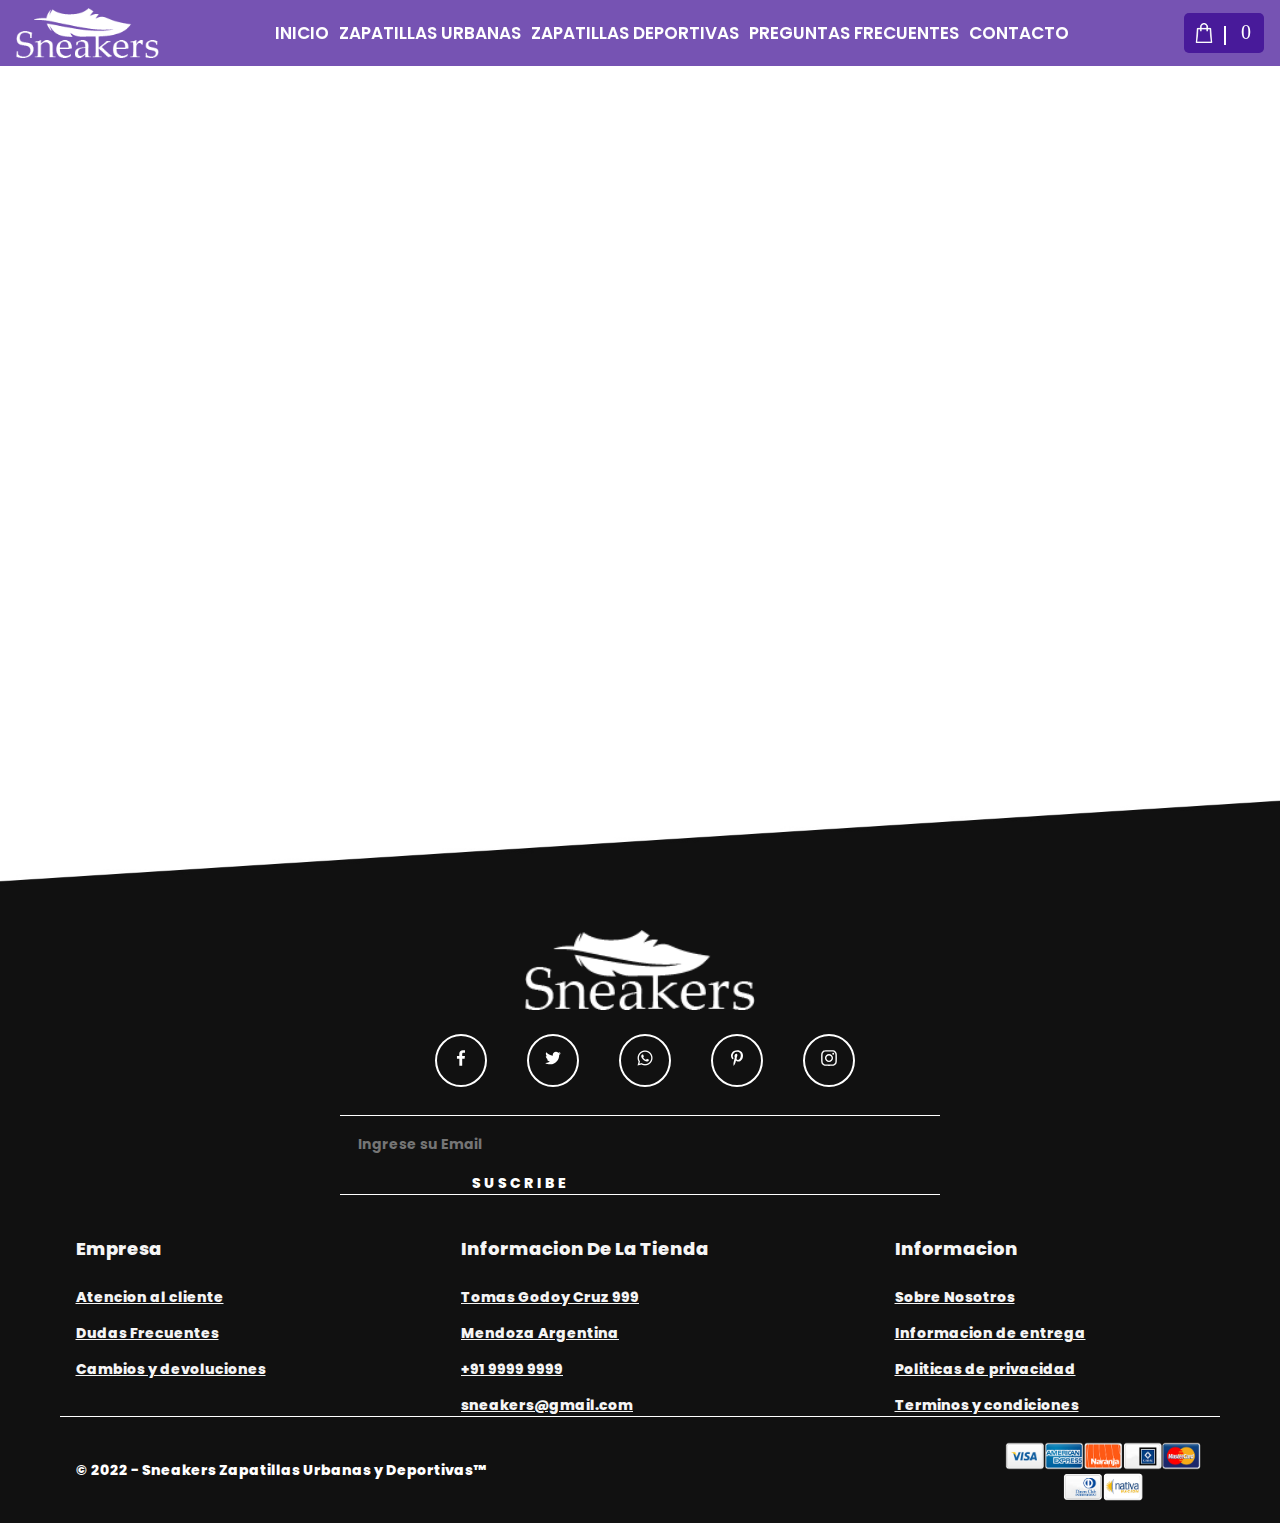
<file: pagina web/paginas/contacto.html>
<!DOCTYPE html>
<html lang="en">
<head>
    <meta charset="UTF-8">
    <meta http-equiv="X-UA-Compatible" content="IE=edge">
    <meta name="viewport" content="width=device-width, initial-scale=1.0">
    <link rel="stylesheet" href="../css/styles.css">
    <link rel="icon" href="../media/iconos/running.png">
    <link href="https://api.mapbox.com/mapbox-gl-js/v2.6.1/mapbox-gl.css" rel="stylesheet">
    <script src="https://api.mapbox.com/mapbox-gl-js/v2.6.1/mapbox-gl.js"></script>
    <title>Sneakers</title>
</head>
<body>
    <header>
        <div class="logo"><img src="../media/logo.png" alt="logo"></div>
        <nav class="navegacion">
            <ul>
                <li><a href="../index.html">INICIO</a></li>
                <li class="urbanas"><a href="urbanas.html">ZAPATILLAS URBANAS</a> </li>
                <li class="deportivas"><a href="deportivas.html">ZAPATILLAS DEPORTIVAS</a></li>
                <li><a href="preguntas.html">PREGUNTAS FRECUENTES</a></li>
                <li><a href="contacto.html">CONTACTO</a></li>
            </ul>
        </nav>

        <div class="compras">
            <div class="carrito">
            <img id="carrito" src="../media/iconos/bolsa-de-la-compra.png" alt="tienda">
            </div>
            <div class="cantidad">
                <span class="productos">0</span>
            </div>
        </div>
    </header>
    <main>
        <section class="contacto__seccion">
            
        </section>
        <footer>
            <div class="pie">
                <div class="pie__img">
                    <img src="../media/logo.png" alt="Logo sneakers">
                </div>
            </div>
            <div class="redes__padre">
                <div class="redes">
                    <div class="redes__img redes__img1">
                        <a href="#"><img src="../media/iconos/facebook2.svg" alt="Logo facebook"></a>
                    </div>
                    <div class="redes__img">
                        <a href="#"><img src="../media/iconos/twitter2.svg" alt="Logo twitter"></a>
                    </div>
                    <div class="redes__img">
                        <a href="#"><img src="../media/iconos/whatsapp.png" alt="Logo whatsapp"></a>
                    </div>
                    <div class="redes__img">
                        <a href="#"><img src="../media/iconos/pinterest2.svg" alt="Logo pinterest"></a>
                    </div class="redes__img">
                    <div class="redes__img">
                        <a href="#"><img src="../media/iconos/instagram2.svg" alt="Logo instagram"></a>
                    </div>
                </div>
            </div>
              <div class="pie__email">
                <div class="correo">
                    <input type="email" placeholder="Ingrese su Email">
                    <a href="#">SUSCRIBE</a>
                </div>
              </div>  
    
            <div class="footer__info">
                    <div class="titulos">
                        <h3>Empresa</h3>
                        <div class="info__tienda info__empresa">
                            <ul>
                                <li><a href="#">Atencion al cliente</a></li>
                                <li><a href="#">Dudas Frecuentes</a></li>
                                <li><a href="#">Cambios y devoluciones</a></li>
                            </ul>
                        </div>
                    </div>
                    <div class="titulos">
                        <h3>Informacion De La Tienda</h3>
                        <div class="info__tienda">
                            <ul>
                                <li><a href="contacto.html">Tomas Godoy Cruz 999</a></li>
                                <li><a href="contacto.html">Mendoza Argentina</a></li>
                                <li><a href="contacto.html">+91 9999 9999</a></li>
                                <li><a href="contacto.html">sneakers@gmail.com</a></li>
                            </ul>
                        </div>
                    </div>
                    <div class="titulos"> 
                        <h3>Informacion</h3>
                     <div class="info__tienda">
                        <ul>
                            <li><a href="#">Sobre Nosotros</a></li>
                            <li><a href="#">Informacion de entrega</a></li>
                            <li><a href="#">Politicas de privacidad</a></li>
                            <li><a href="#">Terminos y condiciones</a></li>
                        </ul>
                    </div>
                </div>
            </div>
            <div class="padre__copy">
                <div class="copyright">
                    <p>© 2022 - Sneakers Zapatillas Urbanas y Deportivas™</p>
                <div class="copy__img">
                    <img src="../media/tarjetas.png" alt="Tarjetas recibidas">
                </div>
                </div>
            </div>
        </footer>   
</body>
</html>
</file>
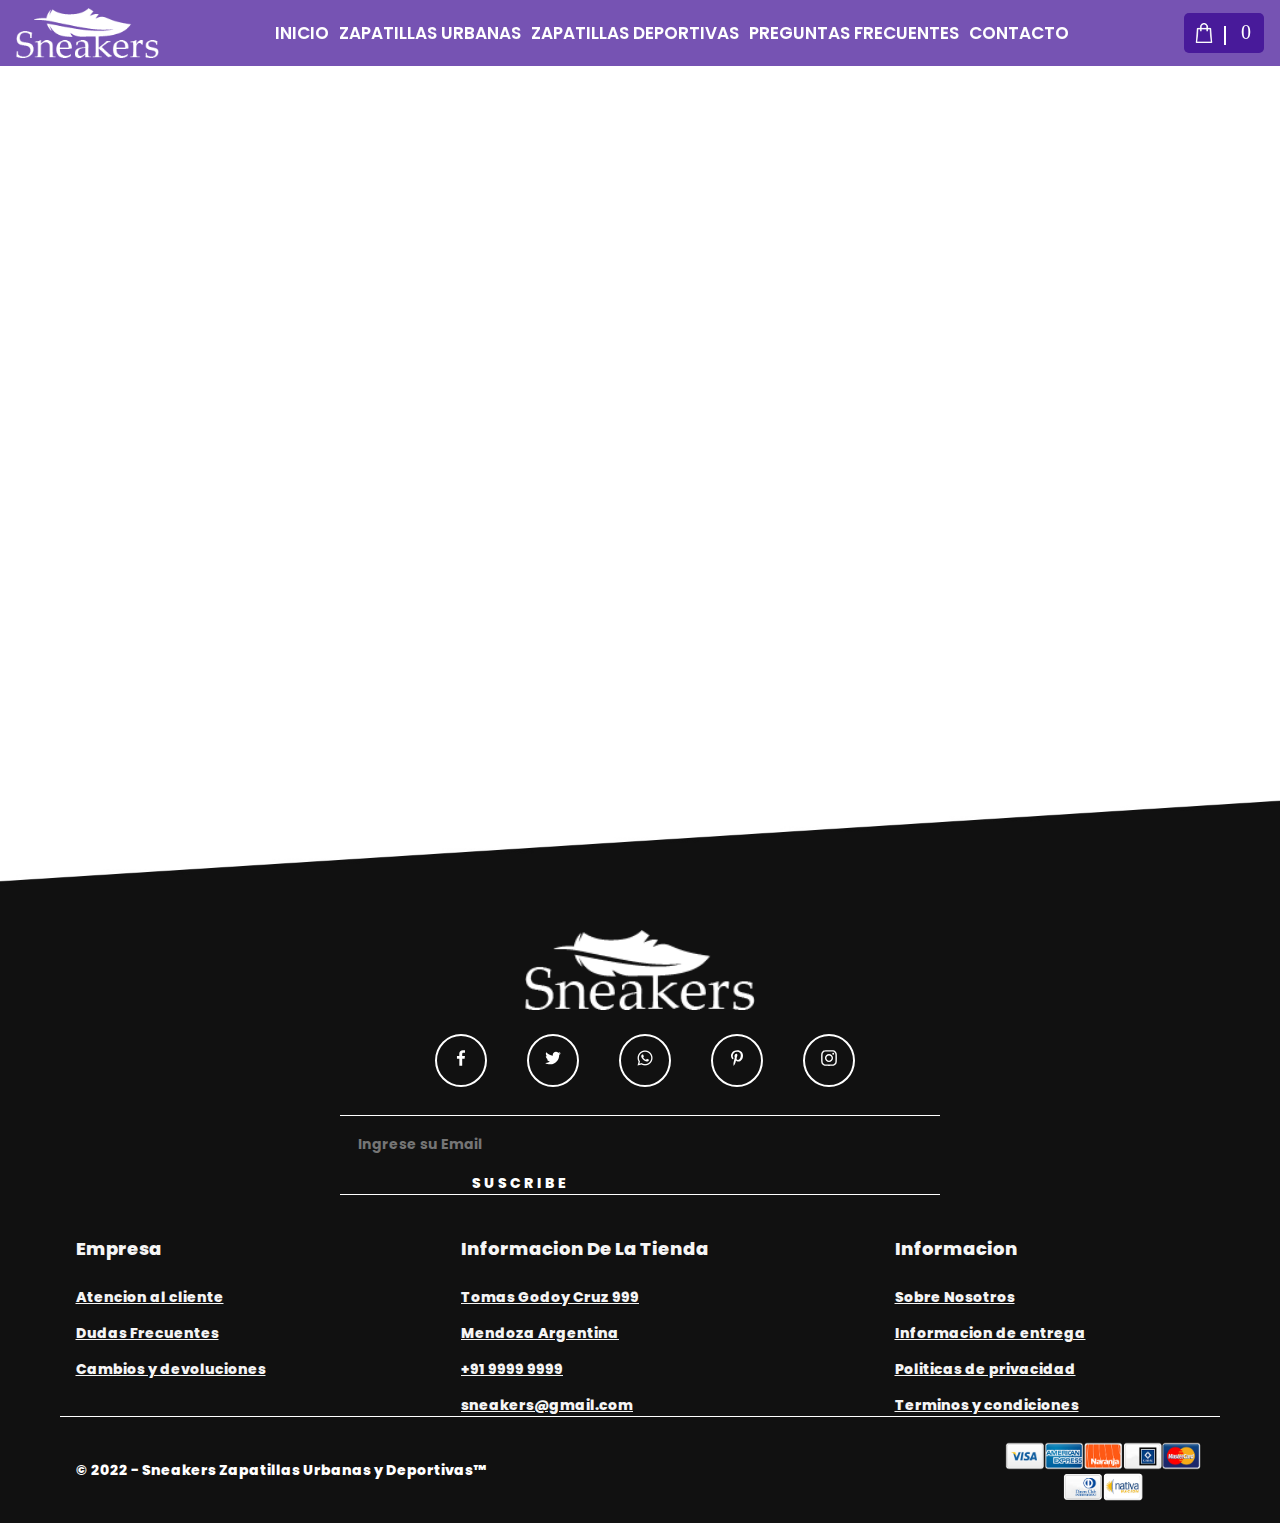
<file: pagina web/paginas/deportivas.html>
<!DOCTYPE html>
<html lang="en">
<head>
    <meta charset="UTF-8">
    <meta http-equiv="X-UA-Compatible" content="IE=edge">
    <meta name="viewport" content="width=device-width, initial-scale=1.0">
    <link rel="stylesheet" href="../css/styles.css">
    <title>Sneakers</title>
</head>
<body>
    <header>
        <div class="logo"><img src="../media/logo.png" alt="logo"></div>
        <nav class="navegacion">
            <ul>
                <li><a href="../index.html">INICIO</a></li>
                <li class="urbanas"><a href="urbanas.html">ZAPATILLAS URBANAS</a> </li>
                <li class="deportivas"><a href="deportivas.html">ZAPATILLAS DEPORTIVAS</a></li>
                <li><a href="preguntas.html">PREGUNTAS FRECUENTES</a></li>
                <li><a href="contacto.html">CONTACTO</a></li>
            </ul>
        </nav>

        <div class="compras">
            <div class="carrito">
            <img id="carrito" src="../media/iconos/bolsa-de-la-compra.png" alt="tienda">
            </div>
            <div class="cantidad">
                <span class="productos">0</span>
            </div>
        </div>
    </header>
    <main>
        <section class="deportivas__seccion">
            
        </section>
        <footer>
            <div class="pie">
                <div class="pie__img">
                    <img src="../media/logo.png" alt="Logo sneakers">
                </div>
            </div>
            <div class="redes__padre">
                <div class="redes">
                    <div class="redes__img redes__img1">
                        <a href="#"><img src="../media/iconos/facebook2.svg" alt="Logo facebook"></a>
                    </div>
                    <div class="redes__img">
                        <a href="#"><img src="../media/iconos/twitter2.svg" alt="Logo twitter"></a>
                    </div>
                    <div class="redes__img">
                        <a href="#"><img src="../media/iconos/whatsapp.png" alt="Logo whatsapp"></a>
                    </div>
                    <div class="redes__img">
                        <a href="#"><img src="../media/iconos/pinterest2.svg" alt="Logo pinterest"></a>
                    </div class="redes__img">
                    <div class="redes__img">
                        <a href="#"><img src="../media/iconos/instagram2.svg" alt="Logo instagram"></a>
                    </div>
                </div>
            </div>
              <div class="pie__email">
                <div class="correo">
                    <input type="email" placeholder="Ingrese su Email">
                    <a href="#">SUSCRIBE</a>
                </div>
              </div>  
    
            <div class="footer__info">
                    <div class="titulos">
                        <h3>Empresa</h3>
                        <div class="info__tienda info__empresa">
                            <ul>
                                <li><a href="#">Atencion al cliente</a></li>
                                <li><a href="#">Dudas Frecuentes</a></li>
                                <li><a href="#">Cambios y devoluciones</a></li>
                            </ul>
                        </div>
                    </div>
                    <div class="titulos">
                        <h3>Informacion De La Tienda</h3>
                        <div class="info__tienda">
                            <ul>
                                <li><a href="contacto.html">Tomas Godoy Cruz 999</a></li>
                                <li><a href="contacto.html">Mendoza Argentina</a></li>
                                <li><a href="contacto.html">+91 9999 9999</a></li>
                                <li><a href="contacto.html">sneakers@gmail.com</a></li>
                            </ul>
                        </div>
                    </div>
                    <div class="titulos"> 
                        <h3>Informacion</h3>
                     <div class="info__tienda">
                        <ul>
                            <li><a href="#">Sobre Nosotros</a></li>
                            <li><a href="#">Informacion de entrega</a></li>
                            <li><a href="#">Politicas de privacidad</a></li>
                            <li><a href="#">Terminos y condiciones</a></li>
                        </ul>
                    </div>
                </div>
            </div>
            <div class="padre__copy">
                <div class="copyright">
                    <p>© 2022 - Sneakers Zapatillas Urbanas y Deportivas™</p>
                <div class="copy__img">
                    <img src="../media/tarjetas.png" alt="Tarjetas recibidas">
                </div>
                </div>
            </div>
        </footer>  
</body>
</html>
</file>
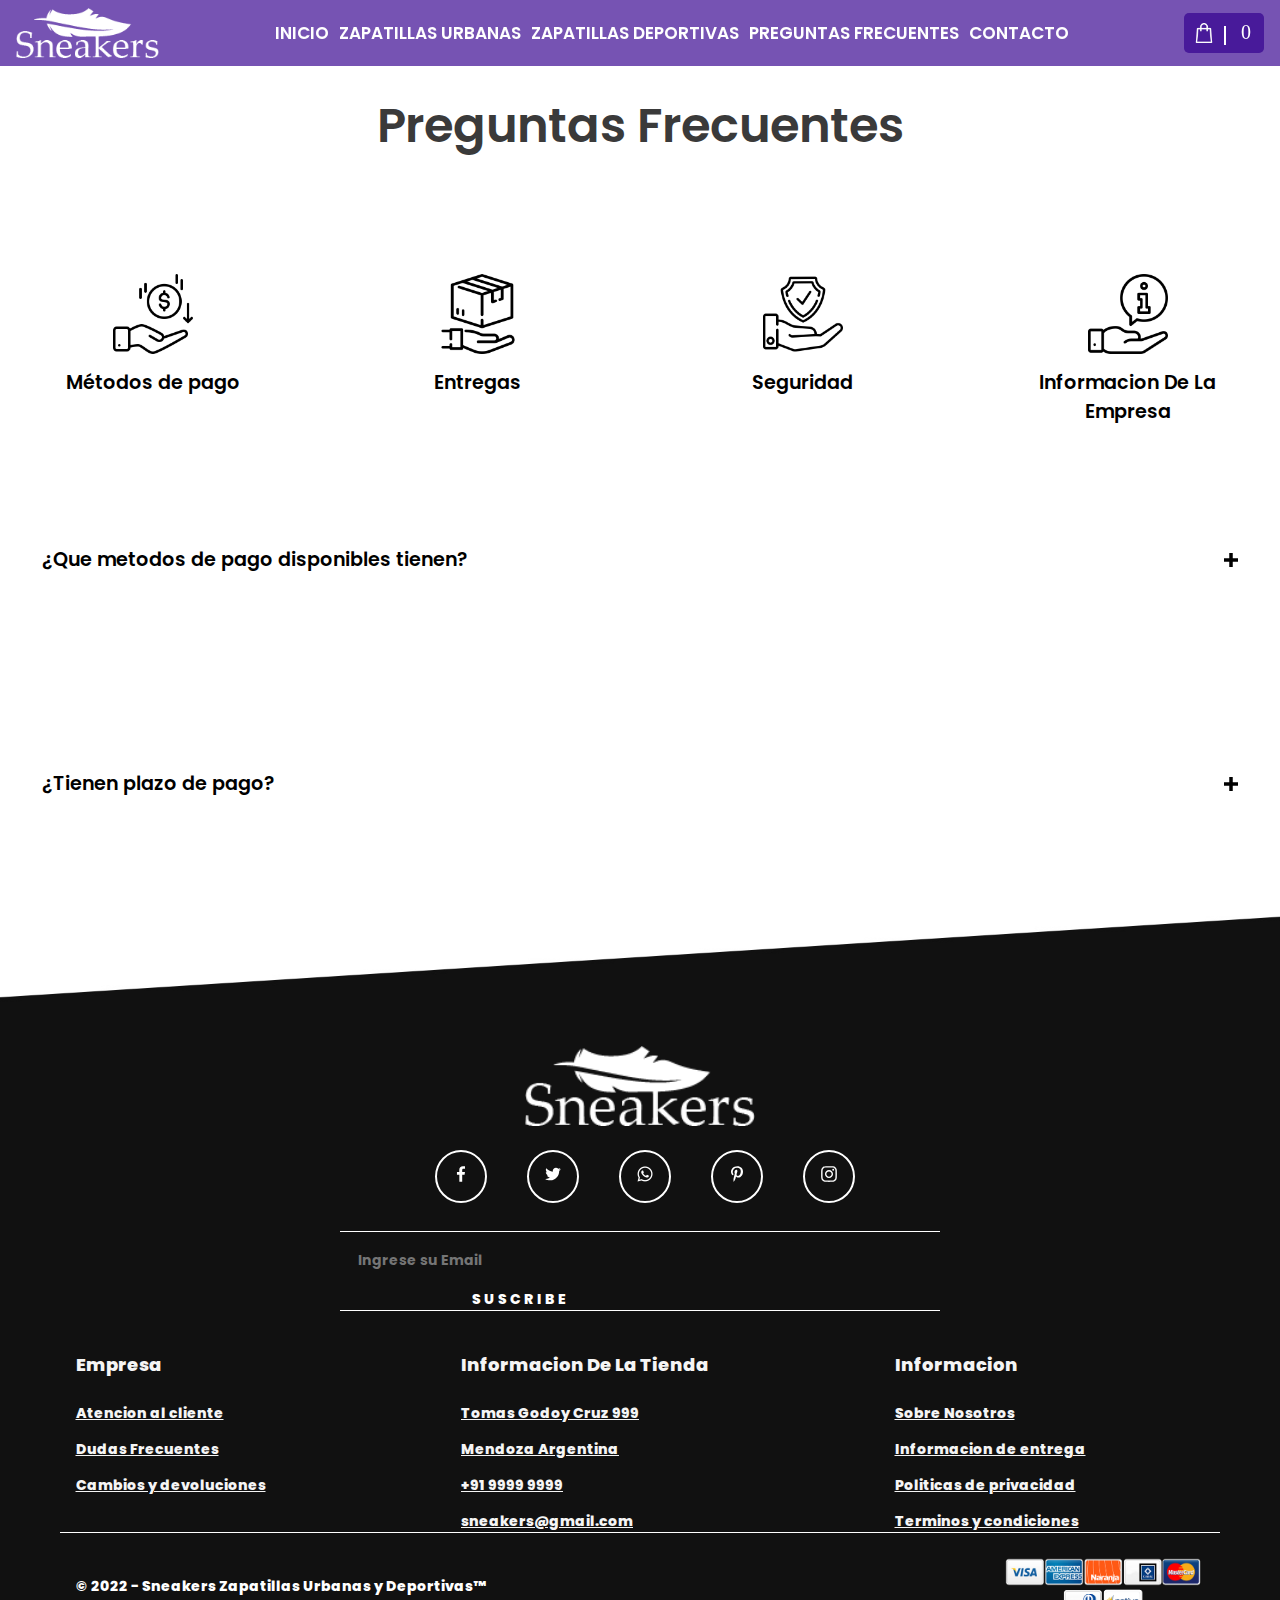
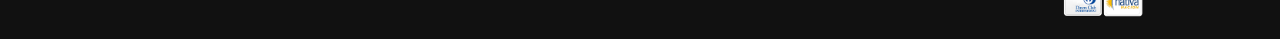
<file: pagina web/paginas/preguntas.html>
<!DOCTYPE html>
<html lang="en">
<head>
   <meta charset="UTF-8">
	<meta name="viewport" content="width=device-width, initial-scale=1.0">
	<link rel="preconnect" href="https://fonts.gstatic.com">
	<link href="https://fonts.googleapis.com/css2?family=Roboto:wght@400;700&display=swap" rel="stylesheet"> 
    <link rel="stylesheet" href="../css/styles.css">
    <title>Preguntas Frecuentes</title>
</head>
<body>
    <header>
        <div class="logo"><img src="../media/logo.png" alt="logo"></div>
        <nav class="navegacion">
            <ul>
                <li><a href="../index.html">INICIO</a></li>
                <li class="urbanas"><a href="urbanas.html">ZAPATILLAS URBANAS</a> </li>
                <li class="deportivas"><a href="deportivas.html">ZAPATILLAS DEPORTIVAS</a></li>
                <li><a href="preguntas.html">PREGUNTAS FRECUENTES</a></li>
                <li><a href="contacto.html">CONTACTO</a></li>
            </ul>
        </nav>

        <div class="compras">
            <div class="carrito">
            <img id="carrito" src="../media/iconos/bolsa-de-la-compra.png" alt="tienda">
            </div>
            <div class="cantidad">
                <span class="productos">0</span>
            </div>
        </div>
    </header>
    <main>
        <section class="preguntas__p">
            <h1 class="preguntas__titulo">Preguntas Frecuentes</h1>
		<div class="categorias" id="categorias">
			<div class="categoria activa" data-categoria="metodos-pago">
                <img src="../media/preguntas_img/devolucion-de-dinero.png" alt="Metodos de Pago">
				<p>Métodos de pago</p>
			</div>
			<div class="categoria" data-categoria="entregas">
                <img src="../media/preguntas_img/envio.png" alt="Entregas">
				<p>Entregas</p>
			</div>
			<div class="categoria" data-categoria="seguridad">
                <img src="../media/preguntas_img/proteger.png" alt="Seguridad">
                <p>Seguridad</p>
			</div>
			<div class="categoria" data-categoria="cuenta">
                <img src="../media/preguntas_img/informacion.png" alt="Informacion">
                <p>Informacion De La Empresa</p>
			</div>
		</div>

		<div class="preguntas">

			<!-- Preguntas Metodos de pago -->
			<div class="contenedor-preguntas activo" id="pagos" data-categoria="metodos-pago">
				<div class="contenedor-pregunta">
					<p class="pregunta">¿Que metodos de pago disponibles tienen? <img src="../media/preguntas_img/suma.svg" alt="Abrir Respuesta" /></p>
					<p class="respuesta">Podrás pagar con tu tarjeta bancaria Visa, MasterCard y American Express.
                        Si pagas directamente con Visa, MasterCard o AMEX podrás pagar hasta 3 cuotas sin asumir el interés bancario. <br>
                    Tambien podrás acudir a los servicios Rapipago y Pago Fácil más cercanos para poder realizar el pago de tu orden. <br>
                     </p>
				</div>
				<div class="contenedor-pregunta">
					<p class="pregunta">¿Tienen plazo de pago? <img src="../media/preguntas_img/suma.svg" alt="Abrir Respuesta" /></p>
					<p class="respuesta">Si acreditas el pago mediante Rapipago o Pago Facil recuerda que tu línea de pago cuenta con una vigencia de hasta 5 días. 
                        Para evitar complicaciones, te sugerimos hacer tu pago lo antes posible y no esperar a la fecha de vencimiento.</p>
				</div>
			</div>

			<!-- Preguntas Entregas -->
			<div class="contenedor-preguntas" id="entregas" data-categoria="entregas">
				<div class="contenedor-pregunta">
					<p class="pregunta">¿Cuanto tarda en llegar mi pedido? <img src="../media/preguntas_img/suma.svg" alt="Abrir Respuesta" /></p>
					<p class="respuesta">Una vez que nuestro almacén termine la preparación de tu pedido recibirás un   correo electrónico de confirmación con tu guía de seguimiento.
                        Sneakers realizará la entrega en la dirección registrada en la orden de 4(cuatro) a 7 (siete) en Ciudad Autónoma de Buenos Aires y hasta 10 días hábiles en resto del país. <br>

                        Recordá que pódes realizar el seguimiento de tu pedido en: <br>
                        
                        Seguimiento de Pedidos: Con tu número de pedido / orden podés seguir tu pedido ingesando aquí. <br>
                        Socio logístico: Ingresa al sitio de nuestro socio logístico OCA y Correo Argentino con la guía de despacho asignada. <br>
                        Si detectas cualquier anormalidad o retraso de entrega deberás comunicarte con nuestro Centro de Atención a Cliente para que podamos apoyarte.</p>
				</div>
				<div class="contenedor-pregunta">
					<p class="pregunta">Normas y restricciones de envio<img src="../media/preguntas_img/suma.svg" alt="Abrir Respuesta" /></p>
					<p class="respuesta">
                        Sneakers realizará la entrega en la dirección registrada en la orden de compra dentro del territorio argentino. <br>
                        Las entregas se realizarán en días hábiles, excepto los días festivos
                        Todas las entregas irán acompañadas con un acuse de recibo que tiene que ser firmado por el receptor junto con el número de DNI.
                    </p>
				</div>
                <div class="contenedor-pregunta">
					<p class="pregunta">Cambios y devoluciones<img src="../media/preguntas_img/suma.svg" alt="Abrir Respuesta" /></p>
					<p class="respuesta">Para realizar el cambio contás con 30 días corridos a partir de la recepción de tu pedido; esta gestión podés solicitarla poniendote en contacto con el vendedor a traves del numero +54 9 2604-565623
                     </p>
				</div>
			</div>

			<!-- Preguntas Seguridad -->
			<div class="contenedor-preguntas" id="seguridad" data-categoria="seguridad">
				<div class="contenedor-pregunta">
					<p class="pregunta">¿Es seguro comprar en Sneakers?<img src="../media/preguntas_img/suma.svg" alt="Abrir Respuesta" /></p>
					<p class="respuesta">Contamos con la tecnología SSL (Secure Sockets Layer) que asegura tanto la autenticidad de nuestro sitio como el cifrado de toda la información que nos entregás. Cada vez que comprás en Sneakers y completás información de carácter personal, sin importar dónde te encuentres, tu navegador se conecta a nuestro sitio a través del protocolo SSL que acredita que estás realmente en Sneakers y en nuestros servidores (lo cual notarás con la aparición del código HTTPS en la barra de direcciones de tu navegador). De esta forma se establece un método de cifrado de tu información y una clave de sesión única. Esta tecnología permite que información personal, como nombre, dirección y datos de tarjeta de crédito sean codificadas antes de tu transferencia para que no pueda ser leída cuando viaja a través de Internet. Todos los certificados SSL se crean para un servidor particular, en un dominio específico y para una entidad comercial comprobada. Sneakers cuenta con un servidor certificado por Comodo.
                    </p>
				</div>
				<div class="contenedor-pregunta">
					<p class="pregunta">Terminos y condiciones<img src="../media/preguntas_img/suma.svg" alt="Abrir Respuesta" /></p>
					<p class="respuesta">Gracias por visitar la página de términos y condiciones (los “Términos y Condiciones”) de los sitios web Sneakers Argentina S.A. (“Sneakers Argentina”). El acceso y uso de cualquiera de nuestros sitios web, www.Sneakers.com.ar, www.reebok.com.ar, y de  cualquier otro sitio web adicional de Sneakers Argentina (los “Sitios web de Sneakers Argentina”) está sujeto a los siguientes Términos y Condiciones y a las leyes y demás normativa aplicable. Al acceder y navegar en los Sitios web de Sneakers Argentina, usted acepta estos Términos y Condiciones sin limitación o condición alguna, incluyendo los términos y condiciones adicionales y las modificaciones que Sneakers Argentina publique periódicamente. Ciertos servicios y otras ofertas disponibles en los Sitios web de Sneakers Argentina pueden tener términos y condiciones adicionales aplicables, los cuales pueden leerse en las páginas que contengan dichos servicios u ofertas o por medio de un vínculo en dichas páginas u otras direcciones referenciadas hacia dichos términos y condiciones adicionales. Sneakers Argentina podrá realizar cambios en estos Términos y Condiciones cuando sea pertinente por lo que le recomendamos revisarlos periódicamente antes de usar los Sitios web de Sneakers Argentina.</p>
				</div>
			</div>

			<!-- Preguntas Cuenta -->
			<div class="contenedor-preguntas" id="empresa" data-categoria="cuenta">
				<div class="contenedor-pregunta">
					<p class="pregunta">Sobre Sneakers<img src="../media/preguntas_img/suma.svg" alt="Abrir Respuesta" /></p>
					<p class="respuesta">Sneakers Argentina S.A

                        Cuyo 3532/3512 - Edificio III -Tomas Godoy Cruz 999, Buenos Aires, Argentina (CP 1640) <br>
                        
                        CUIT: 30-68514022-1</p>
				</div>
				<div class="contenedor-pregunta">
					<p class="pregunta">Politicas de Privacidad<img src="../media/preguntas_img/suma.svg" alt="Abrir Respuesta" /></p>
					<p class="respuesta">Esta Política de Privacidad tiene por objeto proporcionarle una visión clara de cómo usamos los datos personales que el titular de datos personales (en adelante “Usted”) nos proporciona, nuestros esfuerzos por protegerlos, las opciones que tiene para controlar sus datos personales y proteger su privacidad. Asimismo, describe qué tipo de datos personales recopilamos sobre Usted cuando visita nuestro sitio web, la forma en que utilizamos sus datos personales y los terceros con quienes los compartiremos. Utilizamos los datos personales que comparte con nosotros, para hacer que tanto nuestros productos y servicios como su experiencia sean cada vez mejores. <br>
                    En cumplimiento con la Ley de Protección de Datos Personales N° 25.326 y su reglamentación (en lo sucesivo, la “Ley de Datos”).</p>
				</div>
			</div>
		</div>
        </section>
    </main>
    <script src="../js/categorias.js"></script>
	<script src="../js/preguntasFrecuentes.js"></script>
    <footer>
        <div class="pie">
            <div class="pie__img">
                <img src="../media/logo.png" alt="Logo sneakers">
            </div>
        </div>
        <div class="redes__padre">
            <div class="redes">
                <div class="redes__img redes__img1">
                    <a href="#"><img src="../media/iconos/facebook2.svg" alt="Logo facebook"></a>
                </div>
                <div class="redes__img">
                    <a href="#"><img src="../media/iconos/twitter2.svg" alt="Logo twitter"></a>
                </div>
                <div class="redes__img">
                    <a href="#"><img src="../media/iconos/whatsapp.png" alt="Logo whatsapp"></a>
                </div>
                <div class="redes__img">
                    <a href="#"><img src="../media/iconos/pinterest2.svg" alt="Logo pinterest"></a>
                </div class="redes__img">
                <div class="redes__img">
                    <a href="#"><img src="../media/iconos/instagram2.svg" alt="Logo instagram"></a>
                </div>
            </div>
        </div>
          <div class="pie__email">
            <div class="correo">
                <input type="email" placeholder="Ingrese su Email">
                <a href="#">SUSCRIBE</a>
            </div>
          </div>  

        <div class="footer__info">
                <div class="titulos">
                    <h3>Empresa</h3>
                    <div class="info__tienda info__empresa">
                        <ul>
                            <li><a href="#">Atencion al cliente</a></li>
                            <li><a href="#">Dudas Frecuentes</a></li>
                            <li><a href="#">Cambios y devoluciones</a></li>
                        </ul>
                    </div>
                </div>
                <div class="titulos">
                    <h3>Informacion De La Tienda</h3>
                    <div class="info__tienda">
                        <ul>
                            <li><a href="contacto.html">Tomas Godoy Cruz 999</a></li>
                            <li><a href="contacto.html">Mendoza Argentina</a></li>
                            <li><a href="contacto.html">+91 9999 9999</a></li>
                            <li><a href="contacto.html">sneakers@gmail.com</a></li>
                        </ul>
                    </div>
                </div>
                <div class="titulos"> 
                    <h3>Informacion</h3>
                 <div class="info__tienda">
                    <ul>
                        <li><a href="#">Sobre Nosotros</a></li>
                        <li><a href="#">Informacion de entrega</a></li>
                        <li><a href="#">Politicas de privacidad</a></li>
                        <li><a href="#">Terminos y condiciones</a></li>
                    </ul>
                </div>
            </div>
        </div>
        <div class="padre__copy">
            <div class="copyright">
                <p>© 2022 - Sneakers Zapatillas Urbanas y Deportivas™</p>
            <div class="copy__img">
                <img src="../media/tarjetas.png" alt="Tarjetas recibidas">
            </div>
            </div>
        </div>
    </footer>  
</body>
</html>
</file>
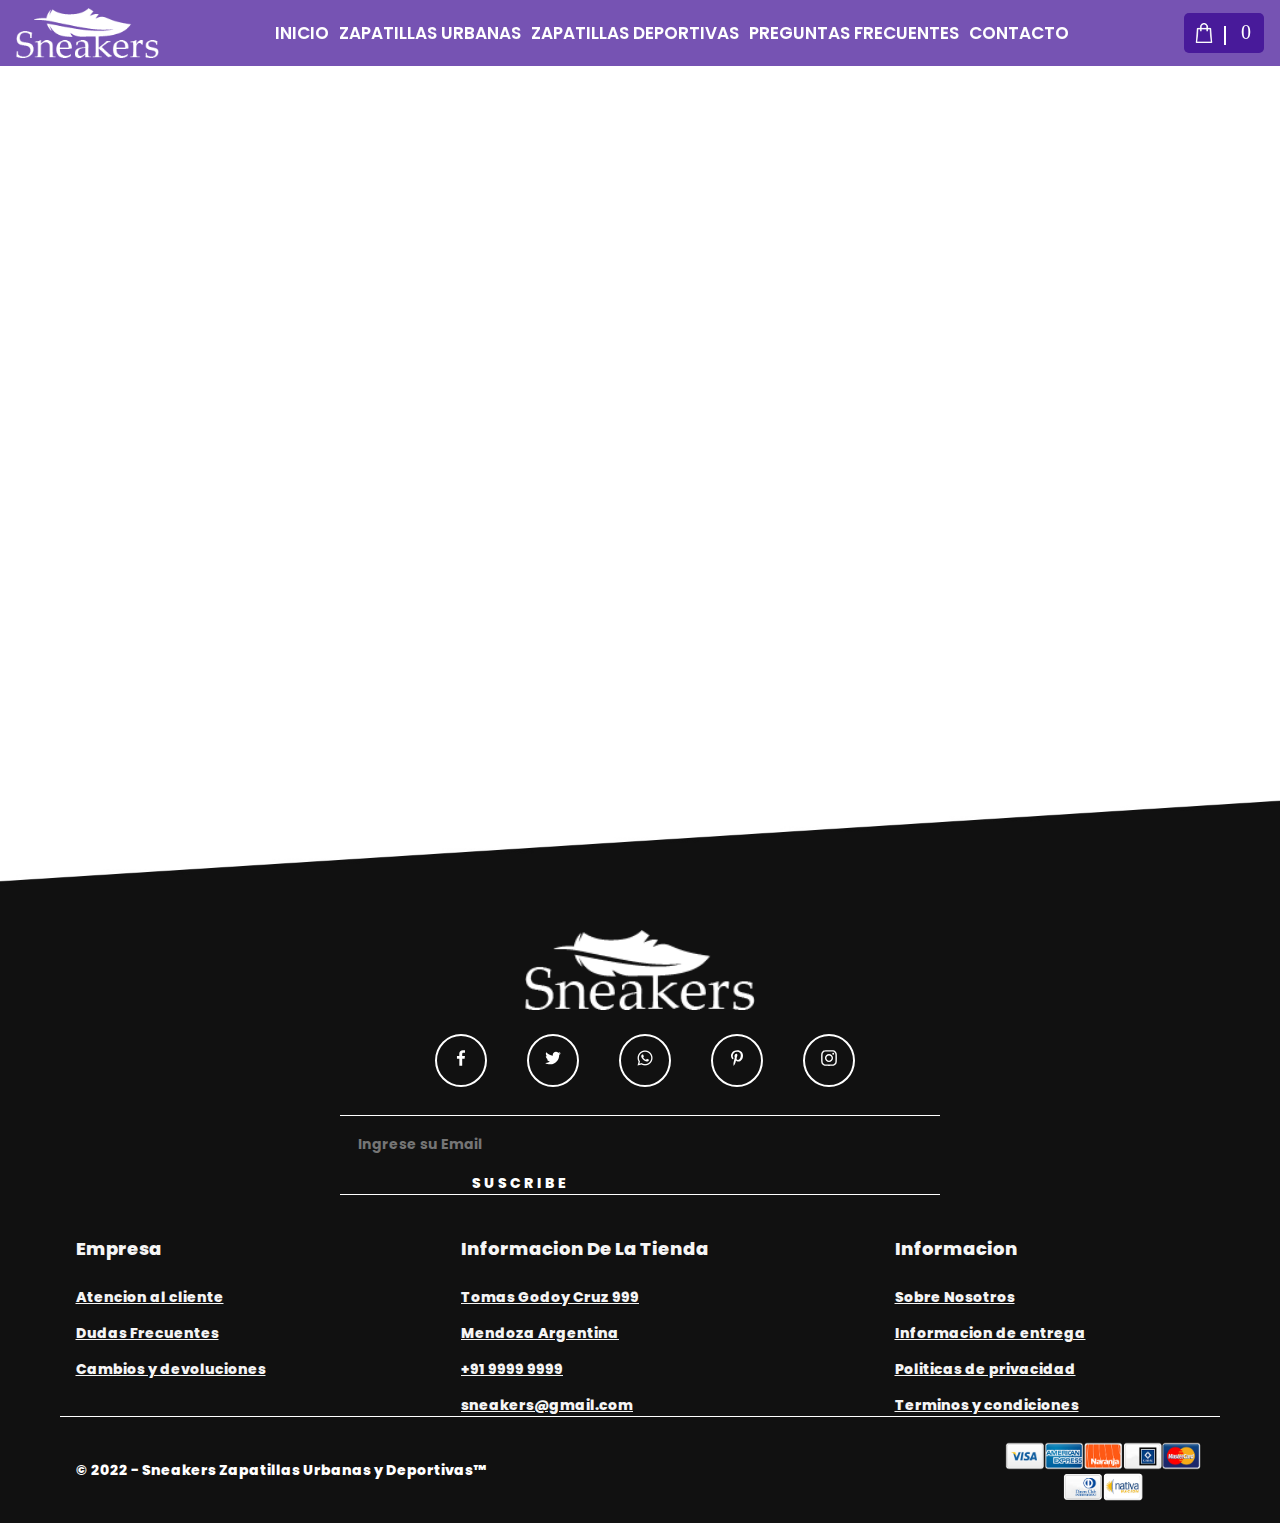
<file: pagina web/paginas/urbanas.html>
<!DOCTYPE html>
<html lang="en">
<head>
    <meta charset="UTF-8">
    <meta http-equiv="X-UA-Compatible" content="IE=edge">
    <meta name="viewport" content="width=device-width, initial-scale=1.0">
    <link rel="stylesheet" href="../css/styles.css">
    <title>Sneakers</title>
</head>
<body>
    <header>
        <div class="logo"><img src="../media/logo.png" alt="logo"></div>
        <nav class="navegacion">
            <ul>
                <li><a href="../index.html">INICIO</a></li>
                <li class="urbanas"><a href="urbanas.html">ZAPATILLAS URBANAS</a> </li>
                <li class="deportivas"><a href="deportivas.html">ZAPATILLAS DEPORTIVAS</a></li>
                <li><a href="preguntas.html">PREGUNTAS FRECUENTES</a></li>
                <li><a href="contacto.html">CONTACTO</a></li>
            </ul>
        </nav>

        <div class="compras">
            <div class="carrito">
            <img id="carrito" src="../media/iconos/bolsa-de-la-compra.png" alt="tienda">
            </div>
            <div class="cantidad">
                <span class="productos">0</span>
            </div>
        </div>
    </header>
    <main>
        <section class="urbanas__seccion">
            
        </section>
        <footer>
            <div class="pie">
                <div class="pie__img">
                    <img src="../media/logo.png" alt="Logo sneakers">
                </div>
            </div>
            <div class="redes__padre">
                <div class="redes">
                    <div class="redes__img redes__img1">
                        <a href="#"><img src="../media/iconos/facebook2.svg" alt="Logo facebook"></a>
                    </div>
                    <div class="redes__img">
                        <a href="#"><img src="../media/iconos/twitter2.svg" alt="Logo twitter"></a>
                    </div>
                    <div class="redes__img">
                        <a href="#"><img src="../media/iconos/whatsapp.png" alt="Logo whatsapp"></a>
                    </div>
                    <div class="redes__img">
                        <a href="#"><img src="../media/iconos/pinterest2.svg" alt="Logo pinterest"></a>
                    </div class="redes__img">
                    <div class="redes__img">
                        <a href="#"><img src="../media/iconos/instagram2.svg" alt="Logo instagram"></a>
                    </div>
                </div>
            </div>
              <div class="pie__email">
                <div class="correo">
                    <input type="email" placeholder="Ingrese su Email">
                    <a href="#">SUSCRIBE</a>
                </div>
              </div>  
    
            <div class="footer__info">
                    <div class="titulos">
                        <h3>Empresa</h3>
                        <div class="info__tienda info__empresa">
                            <ul>
                                <li><a href="#">Atencion al cliente</a></li>
                                <li><a href="#">Dudas Frecuentes</a></li>
                                <li><a href="#">Cambios y devoluciones</a></li>
                            </ul>
                        </div>
                    </div>
                    <div class="titulos">
                        <h3>Informacion De La Tienda</h3>
                        <div class="info__tienda">
                            <ul>
                                <li><a href="contacto.html">Tomas Godoy Cruz 999</a></li>
                                <li><a href="contacto.html">Mendoza Argentina</a></li>
                                <li><a href="contacto.html">+91 9999 9999</a></li>
                                <li><a href="contacto.html">sneakers@gmail.com</a></li>
                            </ul>
                        </div>
                    </div>
                    <div class="titulos"> 
                        <h3>Informacion</h3>
                     <div class="info__tienda">
                        <ul>
                            <li><a href="#">Sobre Nosotros</a></li>
                            <li><a href="#">Informacion de entrega</a></li>
                            <li><a href="#">Politicas de privacidad</a></li>
                            <li><a href="#">Terminos y condiciones</a></li>
                        </ul>
                    </div>
                </div>
            </div>
            <div class="padre__copy">
                <div class="copyright">
                    <p>© 2022 - Sneakers Zapatillas Urbanas y Deportivas™</p>
                <div class="copy__img">
                    <img src="../media/tarjetas.png" alt="Tarjetas recibidas">
                </div>
                </div>
            </div>
        </footer>  
</body>
</html>
</file>
<file: css/styles.css>
@import url("https://fonts.googleapis.com/css2?family=Poppins:wght@100;200&family=Roboto:wght@300;400;500&display=swap");
@import url('https://fonts.googleapis.com/css2?family=Fugaz+One&family=Roboto:ital,wght@0,500;1,400&display=swap');
@import url('https://fonts.googleapis.com/css2?family=Poppins:wght@100;200&family=Roboto:wght@400;500;700;900&display=swap');

* {
  margin: 0;
  padding: 0;
  box-sizing: border-box;
}

ul { 
    list-style: none;
}

/*navegacion*/

header {
  display: flex;
  align-items: center;
  position: fixed; 
  top: 0;  
  left: 0;  
  width: 100%; 
  z-index: 1000; 
  background-color: #491a9ac0;
  justify-content: space-between;
  padding: 0.5rem 1rem;
}

#menu{
  display: none;
}

header label{
  display: none;
  width: 30px;
  height: 30px;
  padding: 10px;
}

header label img{
  width: 80px;
  height: 80px;
  padding: 10px;
  margin-bottom: 100px;
}

header label:hover{
  cursor: pointer;

}

.logo {
  height: 50px;
}

.logo img {
    height: 100%;
}

.navegacion {  
  display: flex;
  position: relative; /*position relative*/
  color: #fff;
  justify-content: space-between;
  font-family: poppins, sans-serif;
  font-style: normal;
  font-weight: 600;
  font-size: 17px;
}

.navegacion > ul {  
  display: flex;
  gap: 10px;
}

.navegacion > ul > li {  
    position: relative;
}

.navegacion > ul > li > a {  
  display: block;
  color: #fff;
  text-decoration: none;
}


.urbanas:hover ul { 
    display: block;
    background-color: #ffffff10;
    backdrop-filter: blur(12px);
    -webkit-backdrop-filter: blur(12px);
    border-radius: 5px;
    width: 100%;
}
  
  /*agregar animacion a los desplegables, para que no sean tan duros*/
  
.deportivas:hover ul {
    display: block;
    background-color: #ffffff10;
    backdrop-filter: blur(12px);
    -webkit-backdrop-filter: blur(12px);
    border-radius: 5px;
    width: 100%;
}

.urbanas a, .deportivas a {
    display: block;
    color: #fff;
    text-decoration: none;
}

/*carrito de compras*/
.compras {
  display: flex;
  width: 80px;
  height: 40px;
  background-color: #481a9a;
  border-radius: 5px;
}

.carrito {
  display: flex;
  padding: 10px;
}

.cantidad {
  display: inline-block;
}

.cantidad::before {
  content: "";
  position: relative; /*position relative*/
  color: #fff;
  width: 0.1px;
  height: 20px;
  border: 1px solid #fff;
  top: 25%;
}


/*slider*/

.slider{
  width: 100%;
  max-height: 100%;
  overflow: hidden;
}

.slider ul{
  display: flex;
  animation: cambio 20s infinite alternate linear;
  width: 402%;
}

.slider li{
  width: auto;
  list-style: none;
}

.slider img{
  width: 1915px;
  height: 997px;
}


@keyframes cambio{
  0%{margin-left: 0;}
  20%{margin-left: 0;}
  
  25%{margin-left: -101%;}
  45%{margin-left: -101%;}
  
  50%{margin-left: -202%;}
  70%{margin-left: -202%;}
  
  75%{margin-left: -302%;}
  100%{margin-left: -302%;}
}



.productos {
  display: inline;
  position: relative; /*position relative*/
  height: 40px;
  width: 40px;
  font-size: 20px;
  top: 8px;
  left: 15px;
  color: #fff;
}

/*presentacion*/

.presentacion {
  display: block;
  width: 100%;
}

.contenedor {
  display: flex;
  flex-direction: row;
  justify-content: center;
}

.contenedor__hijo {
  display: block;
  margin-right: 50px;
  text-align: center;
}

.contenedor__hijo h1 {
  text-align: center;
  font-family: poppins, sans-serif;
  font-style: normal;
  font-weight: 700;
  font-size: 4rem;
  line-height: 3.8rem;
  color: #1f1b18;
  margin-bottom: 20px;
  margin-top: 180px;
}

.contenedor__hijo h2 {
  text-align: center;
  width: 600px;
  font-family: poppins, sans-serif;
  font-style: normal;
  font-weight: 600;
  font-size: 2.4rem;
  color: #1f1b18;
  line-height: 36px;
  letter-spacing: 0.5px;
  margin-bottom: 30px;
}

.contenedor__hijo a {
  text-decoration: none;
  background-color: #1f1b18;
  color: #fff;
  display: inline-block;
  position: relative;
  text-align: center;
  font-family: poppins, sans-serif;
  font-style: normal;
  font-weight: 600;
  font-size: 1rem;
  width: 300px;
  padding-top: 6px;
  padding-bottom: 6px;
  margin-top: 40px;
  border: 2px solid #000;
  border-radius: 12px;
}

.contenedor__hijo2{
  max-height: 100%;
  overflow: hidden;
}

.contenedor__hijo2 ul{
  display: flex;
  animation: cambio2 15s infinite alternate linear;
  width: 400px;
}

.contenedor__hijo2 li{
  width: auto;
  list-style: none;
  
}

.contenedor__hijo2 img{
  width: 400px;
  height: 600px;

}


@keyframes cambio2{
  0%{margin-left: 0;}
  20%{margin-left: 0;}
  
  25%{margin-left: -101%;}
  45%{margin-left: -101%;}
  
  50%{margin-left: -202%;}
  70%{margin-left: -202%;}
  
  75%{margin-left: -302%;}
  100%{margin-left: -302%;}
}




.compra:hover a {
  background-color: #fff;
  color: #1f1b18;
}

/*presentacion 2*/

.presentacion2 {
  display: block;
  width: 100%;
}

.contenedor2 {
  display: flex;
  flex-direction: row;
  flex-wrap: wrap;
  justify-content: center;
  color: #1f1b18;
}

.tendencia {
  display: block;
  height: 200px;
  width: 500px;
  margin-top: 150px;
}

.tendencia h2 {
  display: block;
  text-align: center;
  font-family: poppins, sans-serif;
  font-style: normal;
  font-weight: 600;
  font-size: 2.2rem;
}

.icono img {
  display: block;
  position: relative;
  width: 60px;
  height: 60px;
  left: 230px;
}

.menu__shoes ul {
  display: flex;
  justify-content: center;
}

.menu__shoes li {
  text-decoration: none;
  text-align: center;
}

.menu__shoes li a {
  text-decoration: none;
  color: #1f1b18;
  font-family: poppins, sans-serif;
  font-style: normal;
  font-weight: 800;
  font-size: 1.3rem;
  margin: 5px;
}

.menu__shoes span::after {
  content: "";
  position: relative; /*position relative*/
  color: #000;
  width: 0.5px;
  height: 20px;
  border: 1px solid rgb(12, 12, 12);
  top: 8px;
  left: 2px;
}


/* card shoes*/
.contenedor3 {
  display: flex;
  flex-direction: row;
  flex-wrap: wrap;
  justify-content: space-evenly;
  
}

.card__shoes{
  display: block;
  position: relative;
  height: 630px;
  width: 360px;
  background-color: rgba(190, 188, 188, 0.198);
  border-radius: 30px;
  box-shadow: 2px 10px 20px #111111;
}

.card__header{
  display: flex;
  flex-direction: row;
  flex-wrap: nowrap;
  justify-content:space-evenly ;
  align-items: center;
  padding-top: 10px;  
}

.bento{
  width: 30px;
  height: 30px;
  display: flex;
  flex-wrap: wrap;
  align-items: center;
  justify-content: center;
  
}

.bento .circulo{
  background-color: #777777;
  border-radius: 50%;
  padding: 3px;
  margin: 1px;
}

.card__logo{
  margin-right: 15px;
  margin-left: 15px;
}
.card__logo img{
  display: block;
  width: 150px;
  height: 70px;
}

.card__bolsa img{
  display: block;
  width: 30px;
  height: 30px;  
}

.card__titulo{
  display: flex;
  flex-direction: column;
  justify-content: center;
  align-items: center;
}

.card__titulo h2{
  color: #000;
  font-family: 'Roboto', sans-serif;
  font-size: 1.8rem;
  font-style: normal;
}

.card__titulo span{
  color: #777777;
  font-family: 'Roboto', sans-serif;
  font-size: 1rem;
  font-style: normal;
}

.card__contenido{
  display: flex;
  flex-direction: row;
  flex-wrap: nowrap;
  
}

/*talles*/

.card__talles{
  display: flex;
  flex-direction: column;
  flex-wrap: nowrap;
  align-items: flex-start;
  align-items: center;
  position: absolute;
  padding-top: 15px;
}

.card__talles h3{
  color: #000;
  font-family: 'Roboto', sans-serif;
  font-size: 1.2rem;
  font-style: italic;
  padding-left: 15px;
}

.card__num{
  display: block;
  height: 40px;
  width: 40px;
  margin-left: 20px;
  margin-top: 18px;
  border-radius: 8px;
  border: 1px solid #777777;
  cursor: pointer;
}

.card__num span{
  position: relative;
  left: 10px;
  top: 10px;
  cursor: pointer;
  z-index: 1;
  
}

/*imagen de la zapatilla*/
.card__img{
  display: flex;
  flex-direction: column;
  flex-wrap: nowrap;
  justify-content: space-evenly;
}

.shoes__img img{
  display: block;
  position: relative; 
  height: 280px;
  width: 380px;
  transform: rotate(-40deg);
  right: 30px;
  top: 60px;
}
/*----------------------------------------------------------------------------------------------------*/
.shoes__img::after{
  display: block;
  position: absolute;
  content: "NIKE";
  right: 20px;
  top: 220px;
  color: #7777773a;
  font-family: 'Fugaz One', cursive;
  font-size: 9rem;
  font-style:italic;
  transform: rotate(90deg);
  z-index: -1;
}

.shoes__img__adidas img{
  display: block;
  position: relative; /*ajustar cuando lo pase*/
  height: 280px;
  width: 380px;
  transform: rotate(-40deg);
  right: 5px;
  top: 36px;
  padding: 10px;
}
.shoes__img__adidas::after{
  display: block;
  position: absolute;
  content: "ADIDAS";
  right: 0px;
  top: 250px;
  color: #7777773a;
  font-family: 'Fugaz One', cursive;
  font-size: 6.7rem;
  font-weight: 800;
  font-style:italic;
  transform: rotate(90deg);
  z-index: -1;
}

.shoes__img__puma img{
  display: block;
  position: relative; /*ajustar cuando lo pase*/
  height: 220px;
  width: 330px;
  transform: rotate(-40deg);
  right: 5px;
  top: 55px;
  padding: 10px;
  margin: 20px;
}
.shoes__img__puma::after{
  display: block;
  position: absolute;
  content: "PUMA";
  right: 0px;
  top: 230px;
  color: #7777773a;
  font-family: 'Fugaz One', cursive;
  font-size: 8rem;
  font-weight: 800;
  font-style:italic;
  transform: rotate(90deg);
  z-index: -1;
}


.corazon{
  background-image: url(../media/tarjetas_index/corazon.png);
  background-position: left;
  background-repeat: no-repeat;
  background-size: 1450px;
  cursor: pointer;
  display: inline-block;
  position: absolute;
  height: 50px;
  width: 50px;
  left: 300px;
  bottom: 440px;
}

.corazon:hover{
  background-position: right;
}

.card__colores{
  display: flex;
  flex-direction: column;
  align-items: flex-end;
  flex-wrap: nowrap;    
}

.card_colores div{
  height: 40px;
  width: 40px;
}

.card__colores span{
  display: block;
  position: relative;
  bottom: 20px;
  right: 30px;
  width: 25px;
  height: 25px;
  margin-top: 2px;
  background-color: blue;
  border-radius: 8px;
  cursor: pointer;
  margin: 10px;
  border: 1px solid #fff;
  padding: 15px;
}

.card__colores span:nth-child(2){
  background-color: #000;
}

.card__colores h3{
  position: relative;
  bottom: 15px;
  right: 30px;
  color: #000;
  font-family: 'Roboto', sans-serif;
  font-size: 1.2rem;
  font-style: italic;
  
}

.card__precio h2{
  position: relative;
  bottom: 40px;
  left: 20px;
  color: #000;
  font-family: 'Roboto', sans-serif;
  font-size: 1.4rem;
  font-style: italic;
}
.card__precio p{
  position: relative;
  bottom: 35px;
  left: 20px;
  color: #000;
  font-family: 'Roboto', sans-serif;
  font-size: 1rem;
  font-style: italic;
}

/*botton*/

.cta {
  position: relative;
  left: 120px;
  bottom: 30px;
  margin: auto;
  padding: 12px 18px;
  transition: all 0.2s ease;
  border: none;
  background: none;
}
 
.cta:before {
  content: "";
  position: absolute;
  top: 0;
  left: 0;
  display: block;
  border-radius: 50px;
  background: #2d3c413d;
  width: 45px;
  height: 45px;
  transition: all 0.3s ease;
}
 
.cta span {
  position: relative;
  font-family: "Ubuntu", sans-serif;
  font-size: 18px;
  font-weight: 700;
  letter-spacing: 0.05em;
  color: #000;
}
 
.cta svg {
  position: relative;
  top: 0;
  margin-left: 10px;
  fill: none;
  stroke-linecap: round;
  stroke-linejoin: round;
  stroke: #000;
  stroke-width: 2;
  transform: translateX(-5px);
  transition: all 0.3s ease;
}
 
.cta:hover:before {
  width: 100%;
  background: #2d3c413d;
}
 
.cta:hover svg {
  transform: translateX(0);
}
 
.cta:active {
  transform: scale(0.95);
}

/*tercer secmento*/

.presentacion3 {
  display: block;
  padding: 100px 0;
  width: 100%;
}

.contenedor4{
  display: flex;
  flex-direction: row;
  flex-wrap: wrap;
  justify-content: space-around;
  color: #1f1f1f;
  width: 100%; 
}

.contenedor4 img{
  display: block;
  position: relative;
  left: 35%;
  width: 60px;
  height: 60px;
  border: 1px solid #1f1b18;
  border-radius: 10px;
  padding: 10px;
  margin-bottom: 5px;
  cursor: pointer;
}

.iconos h6{
  font-family: poppins, sans-serif;
  font-style: normal;
  font-weight: 600;
  font-size: 17px;
  font-weight: 800;
  font-style: bold;
  text-align: center;
  color: #1f1b18;
}

.iconos{
  font-family: poppins, sans-serif;
  font-style: normal;
  font-weight: 600;
  font-size: 14px;
  font-weight: 600;
  font-style: normal;
  text-align: center;
  color: #1f1b18;
}


/*opiniones*/

.opiniones {
  display: block;
 width: 100%; 
  color: #1f1f1f;
}

.contenedor__opiniones{
  display: flex;
  flex-direction: row;
  justify-content: center;
  flex-wrap: wrap;
}

.presentacion__opiniones{
  display: block;
  position: relative;
  height: 200px;
  width: 500px;
}

.presentacion__opiniones h2 {
  display: block;
  text-align: center;
  font-family: poppins, sans-serif;
  font-style: normal;
  font-weight: 700;
  font-size: 2.7rem;
}

.icono img {
  display: block;
  position: relative;
  width: 60px;
  height: 60px;
  left: 230px;
}

.resenas{
  display: flex;
  flex-direction: row;
  justify-content: center;
  flex-wrap: wrap;
  
}

.card2{
  display: block;
  height: 320px;
  width: 350px;
  border: 1px solid #4546462a;
  color: #727272;
  margin-right: 30px;
}

.card2__info p{
  color: #232526;
  font-family: poppins, sans-serif;
  font-style: normal;
  font-weight: 600;
  font-size: 0.9rem;
  font-weight: 600;
  font-style: normal;
  margin-left: 40px;
  margin-top: 5px;  
}

.card2__img img{
  width: 50px;
  height: 40px;
  margin-top: 20px;
  margin-left: 30px; 
}

.card2__img__persona img{
  margin-top: 25px;
  margin-left: 140px;
  width: 5rem;
  height: 5rem;
  clip-path: circle(50%);
}

.card2__detalles{
  display: block;
  margin-left: 45px;
  margin-top: 2px;
}

.card2__detalles h6{
  color: #232526;
  font-family: poppins, sans-serif;
  font-style: normal;
  font-size: 1.2rem;
  font-weight: 700;
  font-style: normal;
  margin-left: 90px;
}

.card2__detalles p{
  margin-left: 90px;
}
/*proximamente*/


.presentacion4{
  display: block;
  width: 100%; 
  padding: 100px 0;
}

.contenedor__card3{
  display: block;
  height: 1000px;
  width: 100%; 
}

.padre3{
  display: flex;
  flex-direction: row;
  justify-content: center;
  flex-wrap: wrap;
}



.card3{
  display: block;
  justify-content: center;
  position: relative;
  width: 35rem; 
  height: 30rem; 
  background-image: url(../media/zapatillaprox2.jpg);
  background-repeat: no-repeat;
  border-radius: 20px 20px 20px;
  margin-right: 50px;
  margin-left: 50px;
}

.card3__img{
  display: block;
  background-image: url(../media/zapatillasprox1.jpg);
  background-repeat: no-repeat;
  background-size: cover;
  background-position-y: 60%;
  height: 300px;
  border-radius: 20px 20px 0px 0px;
 
}

.card3:after{
  position: absolute;
  top: 5px;
  left: 0px;
  content: " ";
  background: #232526; 
  background: -webkit-linear-gradient(to right, #414345, #232526); 
  background: linear-gradient(to right, #414345, #232526);     
  width: 550px;
  height: 290px;
  filter: blur(10px);
  z-index: -2;
}


.card3__contenido{
  display: block;
  position: relative;
  top: 250px;
  left: 20px;
  height: 190px;
  width: 540px;
  background-color: #F5F5F5;
  padding-left: 15px;
  border-radius: 20px;
}

.card3__contenido::after{
  position: absolute;
  top: 5px;
  left: 10px;
  content: " ";
  background: #232526;  
  background: -webkit-linear-gradient(to right, #414345, #232526); 
  background: linear-gradient(to right, #414345, #232526);     
  width: 480px;
  height: 180px;
  filter: blur(10px);
  z-index: -2;
}

.card3__contenido h4{
  font-family: poppins, sans-serif;
  font-style: normal;
  font-weight: 600;
  font-size: 1.8rem;
  font-style: normal;
  margin-top: 30px;
  margin-bottom: 3px;
  text-align: center;
  color: #1f1f1f;
  
}

.card2__name span{
  color: #414345;
  margin-left: 200px;
}

.color2{
  display: block;
  margin: 10px;
  padding-left: 10px;
  box-sizing: content-box;
  color: #232526;
  font-family: poppins, sans-serif;
  font-style: normal;
  font-weight: 600;
  font-size: 1rem;

}

.vinculo2{
  display: block;
}

.vinculo2 a{
  text-decoration: none;
  position: relative;
  left: 340px;
  font-family: sans-serif;
  font-size: 1.2rem;
  font-weight: 700;
  font-style: normal;
  margin-top: 30px;
  margin-bottom: 3px;
  margin: 5px;
  padding: 5px;
  color: #232526;
}

.vinculo2:hover a{
  color: #4e5052;
}

/*footer*/

.presentacion5{
  display: block;
  width: 100%; 
}

.marcas{
  display: flex;
  flex-direction: row;
  justify-content: center;
  align-items: center;
  flex-wrap: wrap;  
  width: 100%; 
}

.marcas img{
  margin-top: 100px;
  height: 180px;
  width: 180px;
  margin-left: 30px;
}

.adidas img{
  box-sizing: content-box;
  height: 140px;
  width: 140px;
  margin-bottom: 70px;
}

.nb img{
  box-sizing: content-box;
  height: 140px;
  width: 140px;
  margin-bottom: 20px;
}

.vans img{
  box-sizing: content-box;
  height: 70px;
  width: 140px;
  margin-bottom: 5px;
}

/**/
footer{
  display: block;
  position: relative;  width: 100%; 
  background-image: url(../media/footer.jpg);
  background-repeat: no-repeat;
  background-size: contain;
  background-color: #111111;
}

.pie{
    display: flex;
    flex-direction: row;
    justify-content: center;
}

.pie__img img{
  display: block;
  margin-top: 130px;
  height: 80px;
}

.redes{
  display: flex;
  flex-direction: row;
  justify-content: center;
}

.redes img{
  height: 16px;
  width: 16px;
}

.redes__img1{
  margin-left: 30px;
}

.redes__img{
  margin-top: 40px;
  margin-right: 20px;
  margin-bottom: 40px;
}

.redes__img a{
  margin: 10px;
  padding: 16px;
  border: 2px solid #fff;
  border-radius: 50%;
}

.pie__email{
  display: flex;
  flex-direction: row;
  justify-content: center;
}

.correo{
  margin-top: 5px;
  border-top: 1px solid #fff;
  border-bottom: 1px solid #fff;
  width: 600px;
}

.correo input{
  border: none;
  width: 350px;
  padding: 8px;
  margin: 10px;
  background-color: transparent;
  text-transform: none;
  outline: none;
  color: #fff;
  font-family: poppins, sans-serif;
  font-size: 14px;
  font-weight: 700;
  font-style: normal;
}

.correo a{
  text-decoration: none;
  margin-left: 132px;
  padding-right: 0;
  color: #fff;
  font-family: poppins, sans-serif;
  font-size: 14px;
  font-weight: 800;
  font-style: normal;
  letter-spacing: 3px;
}

.correo:hover a{
  color: #727272;
}

/*footer datos importantes*/

.footer__info{
  display: flex;
  flex-direction: row;
  justify-content:space-evenly;
  color: #F5F5F5;
}

.footer__info .titulos{
  display: block;
  margin-right: 110px;
  margin-top: 40px;
}

.footer__info .titulos h3{
  font-family: poppins, sans-serif;
  font-size: 18px;
  font-weight: 800;
  font-style: normal;
}

.info__tienda{
  margin-top: 10px;
}

.info__tienda ul{
  display: flex;
  flex-direction: column;
  flex-wrap: wrap;
  width: 200px;
}

.info__tienda ul li{
  list-style: none;
  font-family: poppins, sans-serif;
  font-size: 14px;
  font-weight: 800;
  font-style: normal;
  margin-top: 15px;
}

.info__tienda ul li a{
  margin-left: 0;
  margin-top: 5px;
  font-family: poppins, sans-serif;
  font-size: 14px;
  font-weight: 800;
  font-style: normal;
  color: #F5F5F5;
}

/*copyright*/

.padre__copy{
  background-color: #111111;
}

.copyright{
  display: flex;  
  justify-content: space-between;  
  align-items: center;  
  padding: 1rem;
  border-top: 1px solid #fff;
  background-color: #111111;
  margin-left: 60px; 
  margin-right: 60px;
}

.copyright p{
  font-family: poppins, sans-serif;
  font-size: 14px;
  font-weight: 800;
  font-style: normal;
  color: #fff; 
}

.copy__img{
  display: block;

}

.copyright img{
  height: 70px;
  width: 200px;
}

/*pagina de contacto css*/

.header__contacto{
  position: static;
  background-color: #1f1b18;
}

.contacto__seccion{
  display: block;
  width: 100%;
  min-height: 800px;
}


/*SECCION DE PREGUNTAS*/

.preguntas__titulo {
	color: #3a3a3a;
  font-family: poppins, sans-serif;
  font-style: normal;
  font-weight: 600;
  font-size: 3rem;
	text-align: center;
	margin: 90px 0;
}

.preguntas__p p{
  font-family: poppins, sans-serif;
  font-style: normal;
  font-weight: 600;
  font-size: 1.2rem;
}

.categorias {
	display: grid;
	grid-template-columns: repeat(4, 1fr);
	gap: 20px;
	margin-bottom: 60px;
}

.categoria {
	cursor: pointer;
	text-align: center;
	padding: 20px;
	border-radius: 10px;
	background: #fff;
	font-weight: 700;
	border: 2px solid transparent;
	transition: .3s ease all;
}


.categoria img {
	height: 5rem;
  margin-bottom: 10px;
	transition: .3s ease all;
}

.contenedor-preguntas {
	display: none;
	grid-template-columns: 1fr;
	gap: 40px;
}

.contenedor-preguntas.activo {
	display: grid;
}

.contenedor-pregunta {
	background: #fff;
	padding: 40px;
  margin-bottom: 5rem;
	border: 2px solid transparent;
	border-radius: 10px;
	overflow: hidden;
	transition: .3s ease all;
	cursor: pointer;
}


.pregunta {
	font-weight: 700;
	font-size: 20px;
	line-height: 20px;
	display: flex;
	justify-content: space-between;
	align-items: center;
}

.pregunta img {
	width: 14px;
}

.respuesta {
	color: #808080;
	line-height: 30px;
	max-height: 0;
	opacity: 0;
	transition: .3s ease all;
}

.contenedor-pregunta.activa .respuesta {
	opacity: 1;
	margin-top: 20px;
}

.contenedor-pregunta.activa img {
	transform: rotate(45deg);
}



/*catalogo de zapatillas*/

.info__catalogos{
  display: flex;
  flex-direction: row;
  flex-wrap: wrap;
  margin-bottom: 4rem;
}


.deportivas__seccion{
  display: block;
  width: 100%;
}

.contenedor__deportivas{
  margin-top: 66px;
}

.contenedor__item{
 display: block;
 height: 28rem;
 width: 100%;
 margin-bottom: 30px;
}

.contenedor__item img{
  box-sizing:border-box;
  height: 100%;
  width: 100%;
  object-fit: cover;
 
}



/*aside,filtros*/

.aside__contenedor{
  width: 20%;

}

.padre__items{
  display: flex;
  flex-direction: column;
  flex-wrap: wrap;
  align-items: flex-start;
}

.contenedor__filtros{
  width: 100%;
  height: 50px;
}

.contenedor__filtro{
  display: flex;
  flex-direction: row;
  flex-wrap: nowrap;
  justify-content: space-between;
  border-top: 1px solid #000;
  border-bottom: 1px solid #000;
  border-right: 1px solid  #000;
}

.contenedor__filtro div h3{
  padding-top: 10px;
  font-family: poppins, sans-serif;
  font-style: normal;
  font-weight: 600;
  font-size: 1.5rem;
  color: #000;
  margin-left: 3rem;
}

.img__refresh{
  border-left: 1px solid #000;
}

.contenedor__filtro img{
  height: 40px;
  margin-right: 10px;
  margin-top: 5px;
  margin-left: 10px;
}


.contenedor__categorias{
  width: 100%;
  border-bottom: 1px solid #000;
  border-right: 1px solid  #000;
}

.contenedor__categorias h4{
  padding-top: 10px;
  font-family: 'Roboto', sans-serif;
  font-style: normal;
  font-weight: 900;
  font-size: 1.4rem;
  color: #000;
  margin-left: 3rem;
  margin-bottom: 5px;
}

.categorias__listas{
  display: flex;
  flex-direction: column;
  margin-left: 3rem;
}

.categorias__lista2{
  display: flex;
  flex-direction: row;
  justify-content: space-between;
}


.categorias__lista2 h5{
  padding-top: 10px;
  font-family: 'Roboto', sans-serif;
  font-style: normal;
  font-weight: 900;
  font-size: 1rem;
  color: #000;
  margin-bottom: 5px;
}

.categorias__lista2 p{
  margin-right: 3.5rem;
  font-family: 'Roboto', sans-serif;
  font-style: normal;
  font-weight: 700;
  font-size: 1rem;
  color: #414345;
}

.contenedor__precios{
  width: 100%;
  border-bottom: 1px solid #000;
  border-right: 1px solid  #000;
}


.contenedor__precios h4{
  padding-top: 10px;
  font-family: 'Roboto', sans-serif;
  font-style: normal;
  font-weight: 900;
  font-size: 1.4rem;
  color: #000;
  margin-left: 3rem;
  margin-bottom: 5px;
}

.contenedor__precios div{
  margin-top: 10px;
  margin-left: 5rem;
  margin-bottom: 30px;
}

.contenedor__precios input{
  width: 120px;
  height: 30px;
  border-style: none;
  border-radius: 15px;
  border: 1px solid #808080;
  margin-left: 30px;
}

.contenedor__precios input::placeholder {
  padding-left: 35px;
  line-height: 100px;
  font-family: 'Roboto', sans-serif;
  font-style: normal;
  font-weight: 500;
}

.contenedor__marcas{
  width: 100%;
  border-right: 1px solid #000;
  border-bottom: 1px solid #000 ;
}

.contenedor__marcas h4{
  padding-top: 10px;
  font-family: 'Roboto', sans-serif;
  font-style: normal;
  font-weight: 900;
  font-size: 1.5rem;
  color: #000;
  margin-left: 3rem;
  margin-bottom: 5px;
}

.contenedor__marcas input{
 margin-right: 3.5rem;
 margin-top: 10px;
}

.colores__zapatillas{
  width: 100%;
  border-right: 1px solid #000;
  border-bottom: 1px solid #000;
}


.colores__zapatillas h4{
  padding-top: 10px;
  font-family: 'Roboto', sans-serif;
  font-style: normal;
  font-weight: 900;
  font-size: 1.5rem;
  color: #000;
  margin-left: 3rem;
  margin-bottom: 5px;
}

.colores__zapatillas div{
  width: 50%;
  margin-left: 2.2rem;
}

.colores__zapatillas span{
  display: inline-block;
  bottom: 20px;
  right: 30px;
  width: 25px;
  height: 25px;
  margin-top: 2px;
  background-color: blue;
  border-radius: 50%;
  cursor: pointer;
  margin: 5px;
  border: 1px solid #fff;
  padding: 15px;
}

.colores__zapatillas span:nth-child(1){
  background-color: #fff;
  border: 1px solid #000;
}

.colores__zapatillas span:nth-child(2){
  background-color: #d3cfcf;
  border: 1px solid #000;
}

.colores__zapatillas span:nth-child(3){
  background-color: #f5c424;
  border: 1px solid #000;
}

.colores__zapatillas span:nth-child(4){
  background-color: rgb(231, 47, 5);
  border: 1px solid #000;
}

.colores__zapatillas span:nth-child(5){
  background-color: rgb(7, 67, 231);
  border: 1px solid #000;
}

.colores__zapatillas span:nth-child(6){
  background-color: rgb(29, 182, 37);
  border: 1px solid #000;
}

.colores__zapatillas span:nth-child(7){
  background-color: #000;
}

.colores__zapatillas span:hover{
  color: #111111;
}

.contenedor__talles{
  width: 100%;
  height: 28.5rem;
  border-right: 1px solid #000;
  border-bottom: 1px solid #000;
}

.contenedor__talles h4{
  padding-top: 10px;
  font-family: 'Roboto', sans-serif;
  font-style: normal;
  font-weight: 900;
  font-size: 1.5rem;
  color: #000;
  margin-left: 3rem;
  margin-bottom: 5px;
  
}

.contenedor__items{
  display: grid;
  grid-template-columns:repeat(4, 3.5rem);
  grid-auto-rows: 2.4rem;
  margin-bottom: 2rem;
  margin-left: 3.2rem;
  margin-top: 1rem;
}

.talle__item span{
  display: block;
  margin-left: 19px;
  margin-top: 8px;
  cursor: pointer;
  font-family: 'Roboto', sans-serif;
  font-style: normal;
  font-weight: 400;
  font-size: 0.9rem;
  color: #727272;
}


.talle__item:nth-child(1){
  border: 1px solid #000;
}

.talle__item:nth-child(2){
  border-top: 1px solid #000;
  border-bottom: 1px solid #000;
  border-right: 1px solid #000;
}

.talle__item:nth-child(3){
  border-top: 1px solid #000;
  border-bottom: 1px solid #000;
  border-right: 1px solid #000;
}

.talle__item:nth-child(4){
  border-top: 1px solid #000;
  border-bottom: 1px solid #000;
  border-right: 1px solid #000;
}

.talle__item:nth-child(5){
  border-left: 1px solid #000;
  border-bottom: 1px solid #000;
  border-right: 1px solid #000;
}

.talle__item:nth-child(6){
  border-right: 1px solid #000;
  border-bottom: 1px solid #000;
}

.talle__item:nth-child(7){
  border-bottom: 1px solid #000;
  border-right: 1px solid #000;
}

.talle__item:nth-child(8){
  border-bottom: 1px solid #000;
  border-right: 1px solid #000;
}

.talle__item:nth-child(9){
  border-left: 1px solid #000;
  border-bottom: 1px solid #000;
  border-right: 1px solid #000;
}
.talle__item:nth-child(10){
  border-bottom: 1px solid #000;
  border-right: 1px solid #000;
}

.talle__item:nth-child(11){
  border-bottom: 1px solid #000;
  border-right: 1px solid #000;
}

.talle__item:nth-child(12){
  border-bottom: 1px solid #000;
  border-right: 1px solid #000;
}

/*catalogo*/

.seccion__catalogo{
  display: grid;
  grid-template-columns: repeat(4, 350px); 
  grid-template-rows: 1fr 1fr 1fr; 
  gap: 5px; 
  grid-template-areas: 
    ". . ."
    ". . ."
    ". . .";
    width: 74%;
  margin-right: 1rem;
  margin-left: 1rem;
}


/*tarjeta*/
.card{
  display: block;
  height: 400px;
  width: 350px;
  transform-style: preserve-3d;
  perspective: 600px;
  transition: 0.5s;
  font-family: 'Roboto', sans-serif;
  font-size: 1em;
  font-style: normal;
}

.contenedor__inicial{
  display: flex;
  flex-direction: row;
  justify-content: space-evenly;
  align-items: center;
}

.card__presentacion {
  position: relative;
  top: 18em;
  margin-left: 20px;
}

.card__presentacion h3{
  display: inline-block;
  line-height: 2em;
  font-family: 'Fugaz One', cursive;
  font-size: 1.5em;
  font-style:italic;
  margin-right: 10px;

}
.card__presentacion .item__importante{
  display: inline-block;
  position: relative;
  padding: 8px 20px;
  border: 1px solid #000;
  background-color: #000;
  color: #fff;
  border-radius: 30px;
}


.card__presentacion h2{
  color: #000;
  z-index: 1;
}


.card:hover .card__front{
  transform:rotateX(-180deg);
}

.card:hover .card__back{
  transform:rotateX(0deg);
}

.card__front{
  height: 100%;
  width: 100%;
  background-image: url(../media/catalogo/catalogo_deportivas/shoes1.png);
  background-position: 1% 100%;
  background-size: cover;
  backface-visibility: hidden;
  transform: rotateX(0deg);
  transition: 0.5s;
  cursor: pointer;
  border-radius: 5%;
}

.card__back img{
  height: 100%;
  width: 100%;
  object-fit: cover;
  position: absolute;
  top: 0;
  left: 0;
  z-index: -2;
  border-radius: 5%;
}


.card__back{
  height: 100%;
  width: 100%;
  position: relative;
  top: 0;
  left: 0;
  position: absolute;
  background-size: cover;
  backface-visibility: hidden;
  transform: rotateX(180deg);
  transition: 0.5s;
  color: #000;
  text-align: center;
  border-radius: 5%;
}

.card__back::before{
  content: " ";
  position: absolute;
  top: 0;
  left: 0;
  right: 0;
  bottom: 0;
  background-color: #491a9a8e;;
  transform: translate(0);
  transition: transform .4s;
  border-radius: 5%;
}


.contenido_catalogo{
  display: flex;
  flex-direction: row;
  justify-content: center;
  position: relative;
  top: 13.2em;
  left: 2em;
  z-index: 1;
}

.card__presentacion2{
  margin-top: 10px;
  color: #000;
}

.card__presentacion2 p{
  line-height: 2em;
  font-family: 'Roboto', sans-serif;
  font-size: 1.5em;
  font-style:normal;
}

.card__presentacion2 .item__importante p{
  font-weight: 700;
  font-size: 30px;
  line-height: 50px;
}

.cta2 {
  position: relative;
  right: 0px;
  top: 0px;
  margin: auto;
  padding: 12px 18px;
  transition: all 0.2s ease;
  border: none;
  background: none;
}

.cta2:before {
  content: "";
  position: absolute;
  top: 0;
  left: 0;
  display: block;
  border-radius: 50px;
  background: #fff;
  width: 100%;
  height: 45px;
  transition: all 0.3s ease;
}

 
.cta2 span {
  position: relative;
  font-family: "Ubuntu", sans-serif;
  font-size: 18px;
  font-weight: 700;
  letter-spacing: 0.05em;
  color: #000;
}
 
.cta2 svg {
  position: relative;
  top: 0;
  margin-left: 10px;
  fill: none;
  stroke-linecap: round;
  stroke-linejoin: round;
  stroke: #000;
  stroke-width: 2;
  transform: translateX(-5px);
  transition: all 0.3s ease;
}
 
.cta2:hover svg {
  transform: translateX(0);
}
 
.cta2:active {
  transform: scale(0.95);
}

.corazon2 img{
  height: 35px;
  width: 35px;
  object-fit: cover;
  z-index: 1;
}

.corazon2{
  position: relative;
  top: 0;
  left: 0;
  height: 35px;
  width: 35px;
  margin: auto;
  padding: 20px 20px;
  border: none;
  cursor: pointer;
}

.corazon2::before{
  content: "";
  position: absolute;
  bottom: 0px;
  right: 0px;
  display: block;
  border-radius: 50px;
  background: rgb(255, 255, 255);
  width: 45px;
  height: 45px;
  transition: all 0.3s ease;
}

.card__front2{
  background-image: url(../media/catalogo/catalogo_deportivas/zapatilla1.webp);
  background-position: 40% 100%;
  background-size: cover;
  backface-visibility: hidden;
}

.card__front3{
  background-image: url(../media/catalogo/catalogo_deportivas/shoes2.webp);
  background-position: 40% 100%;
  background-size: cover;
  backface-visibility: hidden;
}

.card__front4{ 
  background-image: url(../media/catalogo/catalogo_deportivas/shoes3.webp);
  background-position: 40% 100%;
  background-size: cover;
  backface-visibility: hidden;
}


.card__front5{
  background-image: url(../media/catalogo/catalogo_deportivas/shoes4.png);
  background-position: 40% 100%;
  background-size: cover;
  backface-visibility: hidden;
}

.card__front6{
  background-image: url(../media/catalogo/catalogo_deportivas/shoes7.png);
  background-position: 70% 80%;
  background-size: cover;
  backface-visibility: hidden;
}


.card__front7{
  background-image: url(../media/catalogo/catalogo_deportivas/shoes14.png);
  background-position: 50% 100%;
  background-size: cover;
  backface-visibility: hidden;
}

.card__front8{
  background-image: url(../media/catalogo/catalogo_deportivas/shoes5.jpg);
  background-position: 50% 70%;
  background-size: cover;
  backface-visibility: hidden;
}

.card__front9{
  background-image: url(../media/catalogo/catalogo_deportivas/shoes9.png);
  background-position: 50% 100%;
  background-size: cover;
  backface-visibility: hidden;
}

.card__front10{
  background-image: url(../media/catalogo/catalogo_deportivas/shoes13.png);
  background-position: 50% 100%;
  background-size: cover;
  backface-visibility: hidden;
}

.card__front11{
  background-image: url(../media/catalogo/catalogo_deportivas/shoes12.png);
  background-position: 50% 100%;
  background-size: cover;
  backface-visibility: hidden;
}

.card__front12{
  background-image: url(../media/catalogo/catalogo_deportivas/shoes15.png);
  background-position: 50% 100%;
  background-size: cover;
  backface-visibility: hidden;
}

/*urbanas*/

.card__front__urbanas{
  background-image: url(../media/catalogo/catalogo_urbanas/shoes.jpg);
  background-position: 50% 100%;
  background-size: cover;
  backface-visibility: hidden;
}

.card__front__urbanas2{
  background-image: url(../media/catalogo/catalogo_urbanas/shoes2.jpg);
  background-position: 50% 100%;
  background-size: cover;
  backface-visibility: hidden;
}

.card__front__urbanas3{
  background-image: url(../media/catalogo/catalogo_urbanas/shoes3.jpg);
  background-position: 50% 100%;
  background-size: cover;
  backface-visibility: hidden;
}

.card__front__urbanas4{
  background-image: url(../media/catalogo/catalogo_urbanas/shoes4.jpg);
  background-position: 50% 100%;
  background-size: cover;
  backface-visibility: hidden;
}

.card__front__urbanas5{
  background-image: url(../media/catalogo/catalogo_urbanas/shoes5.jpg);
  background-position: 50% 100%;
  background-size: cover;
  backface-visibility: hidden;
}

.card__front__urbanas6{
  background-image: url(../media/catalogo/catalogo_urbanas/shoes6.jpg);
  background-position: 50% 100%;
  background-size: cover;
  backface-visibility: hidden;
}

.card__front__urbanas7{
  background-image: url(../media/catalogo/catalogo_urbanas/shoes7.jpg);
  background-position: 50% 100%;
  background-size: cover;
  backface-visibility: hidden;
}

.card__front__urbanas8{
  background-image: url(../media/catalogo/catalogo_urbanas/shoes8.jpg);
  background-position: 50% 100%;
  background-size: cover;
  backface-visibility: hidden;
}

.card__front__urbanas9{
  background-image: url(../media/catalogo/catalogo_urbanas/shoes9.jpg);
  background-position: 50% 100%;
  background-size: cover;
  backface-visibility: hidden;
}

.card__front__urbanas10{
  background-image: url(../media/catalogo/catalogo_urbanas/shoes10.png);
  background-position: 50% 100%;
  background-size: cover;
  backface-visibility: hidden;
}

.card__front__urbanas11{
  background-image: url(../media/catalogo/catalogo_urbanas/shoes11.jpg);
  background-position: 50% 100%;
  background-size: cover;
  backface-visibility: hidden;
}

.card__front__urbanas12{
  background-image: url(../media/catalogo/catalogo_urbanas/shoes12.jpg);
  background-position: 50% 100%;
  background-size: cover;
  backface-visibility: hidden;
}

/*responsive*/

@media screen and (max-width: 425px){
  

  /*PREGUNTAS FRECUENTES RESPONSIVE*/
  .preguntas__titulo{
    margin-bottom: 1.5rem;
    margin-left: 3rem;
  }

	.categorias {
		grid-template-columns: 2fr 2fr;
	}

	.categoria {
		padding: 10px;
		display: flex;
		align-items: center;
		justify-content: flex-start;
		border-radius: 5px;
	}  

	.categoria img{
		width: 5rem;
		margin-right: 10px;
		margin-bottom: 0;
	}
}


@media only screen and (min-width:425px) and (max-width:768px){
  /*navegacion*/

  /*menu slider*/
  .slider, .slider ul, .slider img{
    width: 800px;
    height: 448px;
  }

  /*primer seccion*/
  .contenedor {
    display: flex;
    flex-direction: column;
    justify-content: center;
    align-items: center;
    width: 50rem;
  }
  
  .contenedor__hijo h1 {
    margin-bottom: 1.2rem;
    margin-top: 7rem;
  }

  .contenedor__hijo h2 {
    letter-spacing: 0.5px;
    margin-bottom: 10px;
  }

  .contenedor__hijo a {
    width: 18rem;
    font-size: 1.3rem;
    padding-top: 10px;
    padding-bottom: 10px;
    margin-top: 40px;
    border: 2px solid #000;
    border-radius: 12px;
    margin-bottom: 50px;
  }

  .contenedor__hijo2, .contenedor__hijo2 ul, .contenedor__hijo2 img{
    width: 490px;
    height: 600px;
    
  }

  /*2ª seccion*/
  .presentacion2 {
    display: block;
    width: 50rem;
  }

  .contenedor2 {
    display: flex;
    flex-direction: column;
    align-items: center;
  }

  .tendencia {
    display: block;
    height: 200px;
    width: 500px;
    margin-top: 50px;
  }
  
  .contenedor3 {
    display: flex;
    flex-direction: column;
    justify-content: space-around;
    align-items: center;
  }

  .card__shoes{
    display: block;
    position: relative;
    height: 630px;
    width: 360px;
    background-color: rgba(190, 188, 188, 0.198);
    border-radius: 30px;
    box-shadow: 2px 10px 20px #111111;
    margin-bottom: 3.5rem;
  }

  /*3ª seccion*/
  .presentacion3 {
    display: block;
    width: 50rem;
  }

  .contenedor4{
    display: flex;
    flex-direction: column;
    justify-content: space-around;
    align-items: center;
  }
  
  .contenedor4 img{
    width: 100px;
    height: 100px;
  }

  .iconos h6{
    font-size: 1.8rem;
    margin-left: 32px;
  }

  .iconos p{
    font-size: 1.3rem;
    margin-bottom: 50px;
    
  }

  .opiniones {
    display: block;
   width: 50rem; 
  }

  .contenedor__opiniones{
    display: flex;
    flex-direction: column;
    justify-content: space-between;
    align-items: center;
  }

  .resenas{
    display: flex;
    flex-direction: column;
    align-items: center;
  }

  .card2{
    display: block;
    height: 320px;
    width: 350px;
    border: 1px solid #4546462a;
    color: #727272;
    margin-bottom: 50px;
  }

  /*4ª presentacion*/

  .presentacion4{
    display: block;
    width: 50rem;
  }

  .card3{
    margin-bottom: 80px;
  }

  /*5ª seccion*/
  
  .presentacion5{
    display: block;
    width: 50rem; 
  }

  .marcas{
    display: flex;
    flex-direction: row;
    flex-wrap: nowrap;
    justify-content: center;
    align-items: center; 
    width: 100%; 
  }

}
</file>
<file: pagina web/css/styles.css>
@import url("https://fonts.googleapis.com/css2?family=Poppins:wght@100;200&family=Roboto:wght@300;400;500&display=swap");
@import url('https://fonts.googleapis.com/css2?family=Fugaz+One&family=Roboto:ital,wght@0,500;1,400&display=swap');

* {
  margin: 0;
  padding: 0;
  box-sizing: border-box;
}

ul { 
    list-style: none;
}

/*navegacion*/

header {
  display: flex;
  align-items: center;
  position: fixed; 
  top: 0;  
  left: 0;  
  width: 100%; 
  z-index: 1000; 
  background-color: #491a9ac0;
  justify-content: space-between;
  padding: 0.5rem 1rem;
}

#menu{
  display: none;
}

header label{
  display: none;
  width: 30px;
  height: 30px;
  padding: 10px;
}

header label img{
  width: 80px;
  height: 80px;
  padding: 10px;
  margin-bottom: 100px;
}

header label:hover{
  cursor: pointer;

}

.logo {
  height: 50px;
}

.logo img {
    height: 100%;
}

.navegacion {  
  display: flex;
  position: relative; /*position relative*/
  color: #fff;
  justify-content: space-between;
  font-family: poppins, sans-serif;
  font-style: normal;
  font-weight: 600;
  font-size: 17px;
}

.navegacion > ul {  
  display: flex;
  gap: 10px;
}

.navegacion > ul > li {  
    position: relative;
}

.navegacion > ul > li > a {  
  display: block;
  color: #fff;
  text-decoration: none;
}


.urbanas:hover ul { 
    display: block;
    background-color: #ffffff10;
    backdrop-filter: blur(12px);
    -webkit-backdrop-filter: blur(12px);
    border-radius: 5px;
    width: 100%;
}
  
  /*agregar animacion a los desplegables, para que no sean tan duros*/
  
.deportivas:hover ul {
    display: block;
    background-color: #ffffff10;
    backdrop-filter: blur(12px);
    -webkit-backdrop-filter: blur(12px);
    border-radius: 5px;
    width: 100%;
}

.urbanas a, .deportivas a {
    display: block;
    color: #fff;
    text-decoration: none;
}

/*carrito de compras*/
.compras {
  display: flex;
  width: 80px;
  height: 40px;
  background-color: #481a9a;
  border-radius: 5px;
}

.carrito {
  display: flex;
  padding: 10px;
}

.cantidad {
  display: inline-block;
}

.cantidad::before {
  content: "";
  position: relative; /*position relative*/
  color: #fff;
  width: 0.1px;
  height: 20px;
  border: 1px solid #fff;
  top: 25%;
}

.banner-air {  
    background-image: url(../media/inicio2.jpg);
    background-repeat: no-repeat;
    background-size: cover;
    background-position: 0 -80px;  
    color: #fff;
    min-height: 100vh;  
}

.productos {
  display: inline;
  position: relative; /*position relative*/
  height: 40px;
  width: 40px;
  font-size: 20px;
  top: 8px;
  left: 15px;
  color: #fff;
}

/*presentacion*/

.presentacion {
  display: block;
  width: 100%;
}

.contenedor {
  display: flex;
  flex-direction: row;
  justify-content: center;
}

.contenedor__hijo {
  display: block;
  margin-right: 50px;
  text-align: center;
}

.contenedor__hijo h1 {
  text-align: center;
  font-family: poppins, sans-serif;
  font-style: normal;
  font-weight: 700;
  font-size: 65px;
  line-height: 62px;
  color: #1f1b18;
  margin-bottom: 20px;
  margin-top: 180px;
}

.contenedor__hijo h2 {
  text-align: center;
  width: 600px;
  font-family: poppins, sans-serif;
  font-style: normal;
  font-weight: 600;
  font-size: 40px;
  color: #1f1b18;
  line-height: 36px;
  letter-spacing: 0.5px;
  margin-bottom: 30px;
}

.contenedor__hijo a {
  text-decoration: none;
  background-color: #1f1b18;
  color: #fff;
  display: inline-block;
  position: relative;
  text-align: center;
  font-family: poppins, sans-serif;
  font-style: normal;
  font-weight: 600;
  font-size: 14px;
  width: 300px;
  padding-top: 6px;
  padding-bottom: 6px;
  margin-top: 40px;
  border: 2px solid #000;
  border-radius: 12px;
}

.contenedor__hijo img {
  height: 900px;
}

.compra:hover a {
  background-color: #fff;
  color: #1f1b18;
}

/*presentacion 2*/

.presentacion2 {
  display: block;
  width: 100%;
}

.contenedor2 {
  display: flex;
  flex-direction: row;
  justify-content: center;
  color: #1f1b18;
}

.tendencia {
  display: block;
  height: 200px;
  width: 500px;
  margin-top: 150px;
}

.tendencia h2 {
  display: block;
  text-align: center;
  font-family: poppins, sans-serif;
  font-style: normal;
  font-weight: 600;
  font-size: 36px;
}

.icono img {
  display: block;
  position: relative;
  width: 60px;
  height: 60px;
  left: 230px;
}

.menu__shoes ul {
  display: flex;
  justify-content: center;
}

.menu__shoes li {
  text-decoration: none;
  text-align: center;
}

.menu__shoes li a {
  text-decoration: none;
  color: #1f1b18;
  font-family: poppins, sans-serif;
  font-style: normal;
  font-weight: 800;
  font-size: 22px;
  margin: 5px;
}

.menu__shoes span::after {
  content: "";
  position: relative; /*position relative*/
  color: #000;
  width: 0.5px;
  height: 20px;
  border: 1px solid rgb(12, 12, 12);
  top: 8px;
  left: 2px;
}


/* card shoes*/
.contenedor3 {
  display: flex;
  flex-direction: row;
  flex-wrap: wrap;
  justify-content: space-evenly;
  
}

.card__shoes{
  display: block;
  position: relative;
  height: 630px;
  width: 360px;
  background-color: rgba(190, 188, 188, 0.198);
  border-radius: 30px;
  box-shadow: 2px 10px 20px #111111;
}

.card__header{
  display: flex;
  flex-direction: row;
  flex-wrap: nowrap;
  justify-content:space-evenly ;
  align-items: center;
  padding-top: 10px;  
}

.bento{
  width: 30px;
  height: 30px;
  display: flex;
  flex-wrap: wrap;
  align-items: center;
  justify-content: center;
  
}

.bento .circulo{
  background-color: #777777;
  border-radius: 50%;
  padding: 3px;
  margin: 1px;
}

.card__logo{
  margin-right: 15px;
  margin-left: 15px;
}
.card__logo img{
  display: block;
  width: 170px;
  height: 70px;
}

.card__bolsa img{
  display: block;
  width: 30px;
  height: 30px;  
}

.card__titulo{
  display: flex;
  flex-direction: column;
  justify-content: center;
  align-items: center;
}

.card__titulo h2{
  color: #000;
  font-family: 'Roboto', sans-serif;
  font-size: 1.8rem;
  font-style: normal;
}

.card__titulo span{
  color: #777777;
  font-family: 'Roboto', sans-serif;
  font-size: 1rem;
  font-style: normal;
}

.card__contenido{
  display: flex;
  flex-direction: row;
  flex-wrap: nowrap;
  
}

/*talles*/

.card__talles{
  display: flex;
  flex-direction: column;
  flex-wrap: nowrap;
  align-items: flex-start;
  align-items: center;
  position: absolute;
  padding-top: 15px;
}

.card__talles h3{
  color: #000;
  font-family: 'Roboto', sans-serif;
  font-size: 1.2rem;
  font-style: italic;
  padding-left: 15px;
}

.card__num{
  display: block;
  height: 40px;
  width: 40px;
  margin-left: 20px;
  margin-top: 18px;
  border-radius: 8px;
  border: 1px solid #777777;
  cursor: pointer;
}

.card__num span{
  position: relative;
  left: 10px;
  top: 10px;
  cursor: pointer;
  z-index: 1;
  
}

/*imagen de la zapatilla*/
.card__img{
  display: flex;
  flex-direction: column;
  flex-wrap: nowrap;
  justify-content: space-evenly;
}

.shoes__img img{
  display: block;
  position: relative; /*ajustar cuando lo pase*/
  height: 280px;
  width: 380px;
  transform: rotate(-40deg);
  right: 30px;
  top: 60px;
}

.shoes__img::after{
  display: block;
  position: absolute;
  content: "NIKE";
  right: 20px;
  top: 220px;
  color: #7777773a;
  font-family: 'Fugaz One', cursive;
  font-size: 9rem;
  font-style:italic;
  transform: rotate(90deg);
  z-index: -1;
}

.shoes__img__adidas img{
  display: block;
  position: relative; /*ajustar cuando lo pase*/
  height: 280px;
  width: 380px;
  transform: rotate(-40deg);
  right: 20px;
  top: 55px;
}
.shoes__img__adidas::after{
  display: block;
  position: absolute;
  content: "ADIDAS";
  right: 0px;
  top: 250px;
  color: #7777773a;
  font-family: 'Fugaz One', cursive;
  font-size: 6.7rem;
  font-weight: 800;
  font-style:italic;
  transform: rotate(90deg);
  z-index: -1;
}

.shoes__img__puma img{
  display: block;
  position: relative; /*ajustar cuando lo pase*/
  height: 280px;
  width: 380px;
  transform: rotate(-40deg);
  right: 20px;
  top: 55px;
}
.shoes__img__puma::after{
  display: block;
  position: absolute;
  content: "PUMA";
  right: 0px;
  top: 230px;
  color: #7777773a;
  font-family: 'Fugaz One', cursive;
  font-size: 8rem;
  font-weight: 800;
  font-style:italic;
  transform: rotate(90deg);
  z-index: -1;
}


.corazon{
  background-image: url(../media/tarjetas_index/corazon.png);
  background-position: left;
  background-repeat: no-repeat;
  background-size: 1450px;
  cursor: pointer;
  display: inline-block;
  position: absolute;
  height: 50px;
  width: 50px;
  left: 300px;
  bottom: 440px;
}

.corazon:hover{
  background-position: right;
}

.card__colores{
  display: flex;
  flex-direction: column;
  align-items: flex-end;
  flex-wrap: nowrap;    
}

.card_colores div{
  height: 40px;
  width: 40px;
}

.card__colores span{
  display: block;
  position: relative;
  bottom: 20px;
  right: 30px;
  width: 25px;
  height: 25px;
  margin-top: 2px;
  background-color: blue;
  border-radius: 8px;
  cursor: pointer;
  margin: 10px;
  border: 1px solid #fff;
  padding: 15px;
}

.card__colores span:nth-child(2){
  background-color: #000;
}

.card__colores h3{
  position: relative;
  bottom: 15px;
  right: 30px;
  color: #000;
  font-family: 'Roboto', sans-serif;
  font-size: 1.2rem;
  font-style: italic;
  
}

.card__precio h2{
  position: relative;
  bottom: 40px;
  left: 20px;
  color: #000;
  font-family: 'Roboto', sans-serif;
  font-size: 1.4rem;
  font-style: italic;
}
.card__precio p{
  position: relative;
  bottom: 35px;
  left: 20px;
  color: #000;
  font-family: 'Roboto', sans-serif;
  font-size: 1rem;
  font-style: italic;
}

/*botton*/

.cta {
  position: relative;
  left: 120px;
  bottom: 30px;
  margin: auto;
  padding: 12px 18px;
  transition: all 0.2s ease;
  border: none;
  background: none;
}
 
.cta:before {
  content: "";
  position: absolute;
  top: 0;
  left: 0;
  display: block;
  border-radius: 50px;
  background: #2d3c413d;
  width: 45px;
  height: 45px;
  transition: all 0.3s ease;
}
 
.cta span {
  position: relative;
  font-family: "Ubuntu", sans-serif;
  font-size: 18px;
  font-weight: 700;
  letter-spacing: 0.05em;
  color: #000;
}
 
.cta svg {
  position: relative;
  top: 0;
  margin-left: 10px;
  fill: none;
  stroke-linecap: round;
  stroke-linejoin: round;
  stroke: #000;
  stroke-width: 2;
  transform: translateX(-5px);
  transition: all 0.3s ease;
}
 
.cta:hover:before {
  width: 100%;
  background: #2d3c413d;
}
 
.cta:hover svg {
  transform: translateX(0);
}
 
.cta:active {
  transform: scale(0.95);
}

/*tercer secmento*/

.presentacion3 {
  display: block;
  padding: 100px 0;
  width: 100%;
}

.contenedor4{
  display: flex;
  flex-direction: row;
  flex-wrap: wrap;
  justify-content: space-around;
  color: #1f1f1f;
  width: 100%; 
}

.contenedor4 img{
  display: block;
  position: relative;
  left: 35%;
  width: 60px;
  height: 60px;
  border: 1px solid #1f1b18;
  border-radius: 10px;
  padding: 10px;
  margin-bottom: 5px;
  cursor: pointer;
}

.iconos h6{
  font-family: poppins, sans-serif;
  font-style: normal;
  font-weight: 600;
  font-size: 17px;
  font-weight: 800;
  font-style: bold;
  text-align: center;
  color: #1f1b18;
}

.iconos{
  font-family: poppins, sans-serif;
  font-style: normal;
  font-weight: 600;
  font-size: 14px;
  font-weight: 600;
  font-style: normal;
  text-align: center;
  color: #1f1b18;
}


/*opiniones*/

.opiniones {
  display: block;
 width: 100%; 
  color: #1f1f1f;
}

.contenedor__opiniones{
  display: flex;
  flex-direction: row;
  justify-content: center;
  flex-wrap: wrap;
}

.presentacion__opiniones{
  display: block;
  position: relative;
  height: 200px;
  width: 500px;
}

.presentacion__opiniones h2 {
  display: block;
  text-align: center;
  font-family: poppins, sans-serif;
  font-style: normal;
  font-weight: 700;
  font-size: 36px;
}

.icono img {
  display: block;
  position: relative;
  width: 60px;
  height: 60px;
  left: 230px;
}

.resenas{
  display: flex;
  flex-direction: row;
  justify-content: center;
  flex-wrap: wrap;
  
}

.card2{
  display: block;
  height: 320px;
  width: 350px;
  border: 1px solid #4546462a;
  color: #727272;
  margin-right: 30px;
}

.card2__info p{
  color: #232526;
  font-family: poppins, sans-serif;
  font-style: normal;
  font-weight: 600;
  font-size: 14px;
  font-weight: 600;
  font-style: normal;
  margin-left: 40px;
  margin-top: 5px;  
}

.card2__img img{
  width: 50px;
  height: 40px;
  margin-top: 20px;
  margin-left: 30px; 
}

.card2__img__persona img{
  margin-top: 25px;
  margin-left: 140px;
  width: 70px;
  height: 70px;
  clip-path: circle(50%);
}

.card2__detalles{
  display: block;
  margin-left: 45px;
  margin-top: 2px;
}

.card2__detalles h6{
  color: #232526;
  font-family: poppins, sans-serif;
  font-style: normal;
  font-size: 15px;
  font-weight: 700;
  font-style: normal;
  margin-left: 90px;
}

.card2__detalles p{
  margin-left: 90px;
}
/*proximamente*/


.presentacion4{
  display: block;
  width: 100%; 
  padding: 100px 0;
}

.contenedor__card3{
  display: block;
  height: 1000px;
  width: 100%; 
}

.padre3{
  display: flex;
  flex-direction: row;
  justify-content: center;
  flex-wrap: wrap;
}

/*cambiar las medidas de las card a otra medidas relativas*/
.card3{
  display: block;
  justify-content: center;
  position: relative;
  width: 35rem; /* Cuidado con unidades de medidas fijas en algun momento capaz te toque pisarlas en una media query o que no te rompa el diseño */
  height: 30rem; /* Cuidado con unidades de medidas fijas en algun momento capaz te toque pisarlas en una media query o que no te rompa el diseño */
  background-image: url(../media/zapatillaprox2.jpg);
  background-repeat: no-repeat;
  border-radius: 20px 20px 20px;
  margin-right: 50px;
  margin-left: 50px;
}

.card3__img{
  display: block;
  background-image: url(../media/zapatillasprox1.jpg);
  background-repeat: no-repeat;
  background-size: cover;
  background-position-y: 60%;
  height: 300px;
  border-radius: 20px 20px 0px 0px;
 
}

.card3:after{
  position: absolute;
  top: 5px;
  left: 0px;
  content: " ";
  background: #232526; 
  background: -webkit-linear-gradient(to right, #414345, #232526); 
  background: linear-gradient(to right, #414345, #232526);     
  width: 550px;
  height: 290px;
  filter: blur(10px);
  z-index: -2;
}


.card3__contenido{
  display: block;
  position: relative;
  top: 250px;
  left: 20px;
  height: 180px;
  width: 510px;
  background-color: #F5F5F5;
  padding-left: 15px;
  border-radius: 20px;
}

.card3__contenido::after{
  position: absolute;
  top: 5px;
  left: 10px;
  content: " ";
  background: #232526;  
  background: -webkit-linear-gradient(to right, #414345, #232526); 
  background: linear-gradient(to right, #414345, #232526);     
  width: 480px;
  height: 180px;
  filter: blur(10px);
  z-index: -2;
}

.card3__contenido h4{
  font-family: poppins, sans-serif;
  font-style: normal;
  font-weight: 600;
  font-size: 1.5rem;
  font-weight: 600;
  font-style: normal;
  margin-top: 30px;
  margin-bottom: 3px;
  text-align: center;
  color: #1f1f1f;
  
}

.card2__name span{
  color: #414345;
  margin-left: 200px;
}

.color2{
  display: block;
  margin: 10px;
  padding-left: 10px;
  box-sizing: content-box;
  color: #232526;
  font-family: poppins, sans-serif;
  font-style: normal;
  font-weight: 600;
  font-size: 13px;

}

.vinculo2{
  display: block;
}

.vinculo2 a{
  text-decoration: none;
  position: relative;
  left: 340px;
  font-family: sans-serif;
  font-size: 1.2rem;
  font-weight: 700;
  font-style: normal;
  margin-top: 30px;
  margin-bottom: 3px;
  margin: 5px;
  padding: 5px;
  color: #232526;
}

.vinculo2:hover a{
  color: #4e5052;
}

/*footer*/

.presentacion5{
  display: block;
  width: 100%; 
}

.marcas{
  display: flex;
  flex-direction: row;
  justify-content: center;
  align-items: center;
  flex-wrap: wrap;  
  width: 100%; 
}

.marcas img{
  margin-top: 100px;
  height: 180px;
  width: 180px;
  margin-left: 30px;
}

.adidas img{
  box-sizing: content-box;
  height: 140px;
  width: 140px;
  margin-bottom: 70px;
}

.nb img{
  box-sizing: content-box;
  height: 140px;
  width: 140px;
  margin-bottom: 20px;
}

.vans img{
  box-sizing: content-box;
  height: 70px;
  width: 140px;
  margin-bottom: 5px;
}

/**/
footer{
  display: block;
  position: relative;  width: 100%; 
  background-image: url(../media/footer.jpg);
  background-repeat: no-repeat;
  background-size: contain;
  background-color: #111111;
}

.pie{
    display: flex;
    flex-direction: row;
    justify-content: center;
}

.pie__img img{
  display: block;
  margin-top: 130px;
  height: 80px;
}

.redes{
  display: flex;
  flex-direction: row;
  justify-content: center;
}

.redes img{
  height: 16px;
  width: 16px;
}

.redes__img1{
  margin-left: 30px;
}

.redes__img{
  margin-top: 40px;
  margin-right: 20px;
  margin-bottom: 40px;
}

.redes__img a{
  margin: 10px;
  padding: 16px;
  border: 2px solid #fff;
  border-radius: 50%;
}

.pie__email{
  display: flex;
  flex-direction: row;
  justify-content: center;
}

.correo{
  margin-top: 5px;
  border-top: 1px solid #fff;
  border-bottom: 1px solid #fff;
  width: 600px;
}

.correo input{
  border: none;
  width: 350px;
  padding: 8px;
  margin: 10px;
  background-color: transparent;
  text-transform: none;
  outline: none;
  color: #fff;
  font-family: poppins, sans-serif;
  font-size: 14px;
  font-weight: 700;
  font-style: normal;
}

.correo a{
  text-decoration: none;
  margin-left: 132px;
  padding-right: 0;
  color: #fff;
  font-family: poppins, sans-serif;
  font-size: 14px;
  font-weight: 800;
  font-style: normal;
  letter-spacing: 3px;
}

.correo:hover a{
  color: #727272;
}

/*footer datos importantes*/

.footer__info{
  display: flex;
  flex-direction: row;
  justify-content:space-evenly;
  color: #F5F5F5;
}

.footer__info .titulos{
  display: block;
  margin-right: 110px;
  margin-top: 40px;
}

.footer__info .titulos h3{
  font-family: poppins, sans-serif;
  font-size: 18px;
  font-weight: 800;
  font-style: normal;
}

.info__tienda{
  margin-top: 10px;
}

.info__tienda ul{
  display: flex;
  flex-direction: column;
  flex-wrap: wrap;
  width: 200px;
}

.info__tienda ul li{
  list-style: none;
  font-family: poppins, sans-serif;
  font-size: 14px;
  font-weight: 800;
  font-style: normal;
  margin-top: 15px;
}

.info__tienda ul li a{
  margin-left: 0;
  margin-top: 5px;
  font-family: poppins, sans-serif;
  font-size: 14px;
  font-weight: 800;
  font-style: normal;
  color: #F5F5F5;
}

/*copyright*/

.padre__copy{
  background-color: #111111;
}

.copyright{
  display: flex;  
  justify-content: space-between;  
  align-items: center;  
  padding: 1rem;
  border-top: 1px solid #fff;
  background-color: #111111;
  margin-left: 60px; 
  margin-right: 60px;
}

.copyright p{
  font-family: poppins, sans-serif;
  font-size: 14px;
  font-weight: 800;
  font-style: normal;
  color: #fff; 
}

.copy__img{
  display: block;

}

.copyright img{
  height: 70px;
  width: 200px;
}

/*pagina de contacto css*/

.header__contacto{
  position: static;
  background-color: #1f1b18;
}

.section1{
  display: block;
  width: 100%;
}


/*SECCION DE PREGUNTAS*/

.preguntas__titulo {
	color: #3a3a3a;
  font-family: poppins, sans-serif;
  font-style: normal;
  font-weight: 600;
  font-size: 3rem;
	text-align: center;
	margin: 90px 0;
}

.preguntas__p p{
  font-family: poppins, sans-serif;
  font-style: normal;
  font-weight: 600;
  font-size: 1.2rem;
}

.categorias {
	display: grid;
	grid-template-columns: repeat(4, 1fr);
	gap: 20px;
	margin-bottom: 60px;
}

.categoria {
	cursor: pointer;
	text-align: center;
	padding: 20px;
	border-radius: 10px;
	background: #fff;
	font-weight: 700;
	border: 2px solid transparent;
	transition: .3s ease all;
}


.categoria img {
	height: 5rem;
  margin-bottom: 10px;
	transition: .3s ease all;
}

.contenedor-preguntas {
	display: none;
	grid-template-columns: 1fr;
	gap: 40px;
}

.contenedor-preguntas.activo {
	display: grid;
}

.contenedor-pregunta {
	background: #fff;
	padding: 40px;
  margin-bottom: 5rem;
	border: 2px solid transparent;
	border-radius: 10px;
	overflow: hidden;
	transition: .3s ease all;
	cursor: pointer;
}


.pregunta {
	font-weight: 700;
	font-size: 20px;
	line-height: 20px;
	display: flex;
	justify-content: space-between;
	align-items: center;
}

.pregunta img {
	width: 14px;
}

.respuesta {
	color: #808080;
	line-height: 30px;
	max-height: 0;
	opacity: 0;
	transition: .3s ease all;
}

.contenedor-pregunta.activa .respuesta {
	opacity: 1;
	margin-top: 20px;
}

.contenedor-pregunta.activa img {
	transform: rotate(45deg);
}


.deportivas__seccion{
  min-height: 800px;
}

.contacto__seccion{
  min-height: 800px;
}

.urbanas__seccion{
  min-height: 800px;
}




/*responsive*/

@media screen and (max-width: 425px){
  

  /*PREGUNTAS FRECUENTES RESPONSIVE*/
  .preguntas__titulo{
    margin-bottom: 1.5rem;
    margin-left: 3rem;
  }

	.categorias {
		grid-template-columns: 2fr 2fr;
	}

	.categoria {
		padding: 10px;
		display: flex;
		align-items: center;
		justify-content: flex-start;
		border-radius: 5px;
	}  

	.categoria img{
		width: 5rem;
		margin-right: 10px;
		margin-bottom: 0;
	}
}


@media screen and (max-width: 768px){
	/*INDEX RESPONSIVE*/
  /*HEADER*/
  header{
    display: flex;
    flex-direction: row;
    justify-content: space-between;
  }
  
  .logo{
    margin-left: 40%;
  }

  header label{
    display: block;
    position: absolute;
    bottom: 55px;
    left: 0;
  }

  .navegacion{
    position: absolute;
    background-color: #481a9a;
    width: 100%;
    margin-left: -110%;
    top: 66px;
  }

  .navegacion ul{
    flex-direction: column;
  }

  .navegacion li{
    list-style: none;
    padding-right: 0px;
  }
  
  #menu:checked ~ .navegacion{
    margin: 0;
  }

  .banner-air{
    background-position: center;
    background-size: cover;
    width: 100%;
    
    
  }

}






/*
.card__contacto{
  display: flex;
  flex-direction: row;
  justify-content: center;
  margin-bottom: 5rem;
}

.contenedor__contacto{
  display: grid;
  grid-template-rows: auto auto;
  grid-template-columns: auto auto;
  justify-content: space-evenly;
  align-items: center;
  height: 26rem;
  width: 45rem;
  padding-left: 4rem;
  background-color: #F5F5F5;
  border-radius: 25px;
}

.contenedor__contacto::after{
  position: absolute;
  top: 23rem;
  left: 37rem;
  content: " ";
  background: #232526;  
  background: -webkit-linear-gradient(to right, #414345, #232526); 
  background: linear-gradient(to right, #414345, #232526);     
  width: 45rem;
  height: 23rem;
  filter: blur(10px);
  z-index: -2;
}

.contenedor__contacto div label{
  font-family: poppins, sans-serif;
  font-style:normal;
  font-weight: 700;
  font-size: 1rem;
}

.contenedor__contacto div input{
  width: 16rem;
  height: 2.3rem;
  border: none;
  border-bottom: 1px solid #111111;
  outline: none;
  padding: 5px 30px;
  font-family: poppins, sans-serif;
  font-style:normal;
  font-weight: 700;
  font-size: 0.9em;
}

.mensaje{
  grid-column: 1 / 4;
}


.contenedor__form{
  display: flex;
  flex-direction: column;
  flex-wrap: wrap;
  align-items: center;
  
}


.titulo__contacto h1{
  font-family: poppins, sans-serif;
  font-style: normal;
  font-weight: 800;
  font-size: 3em;
  padding: 50px 50px 5px 50px;
}

.titulo__contacto h2{
  font-family: poppins, sans-serif;
  font-style: normal;
  font-weight: 800;
  font-size: 1.8em;
  padding-left: 50px;
  margin-bottom: 5rem;
}

.contacto__datos{
  display: flex;
  flex-direction: row;
  flex-wrap: wrap;
  justify-content: space-evenly;
  width: 50%;
  margin-top: 3rem;
}


.input__icon{
  position: relative;
}

.input__icon img{
  color: #191919;
  position: absolute;
  width: 25px;
  height: 25px;
  left: 0px;
  top: 50%;
  transform: translateY(-50%);
}

.contacto__soporte{
  display: flex;
  flex-direction: column;
  justify-content: center;
  align-items: center;
}

.contacto__soporte h2{
  font-family: poppins, sans-serif;
  font-style: normal;
  font-weight: 800;
  font-size: 2.2em;
  margin-bottom: 1rem;
}

.contacto__soporte h3{
  font-family: poppins, sans-serif;
  font-style: normal;
  font-weight: 800;
  font-size: 1.6em;
  margin-bottom: 1rem;
}

.contenedor__soporte__icon{
  display: flex;
  flex-direction: row;
  flex-wrap: wrap;
  justify-content: space-around;
  align-items: center;
  margin-top: 5rem;

}
.contacto__iconos{
  display: block;
  height: 8rem;
  width: 9rem;
  align-items: center;
}

.contacto__iconos div div{
  display: block;
  padding: 5px;
  border: 1px solid #000;
  margin: 0;
}

.contacto__iconos img{
  display: block;
  position: relative;
  left: 2rem;
  height: 50px;
  width: 50px;
  margin: 0;
}

.contenedor__contacto__mapa{
  display: block;
  height: 40rem;
  width: 100%;
}
#map {
  display: block;
  position: relative;
  left: 5rem;
  height: 40rem;
  width: 90%;
  margin-top: 50px;
 }

 */
</file>
